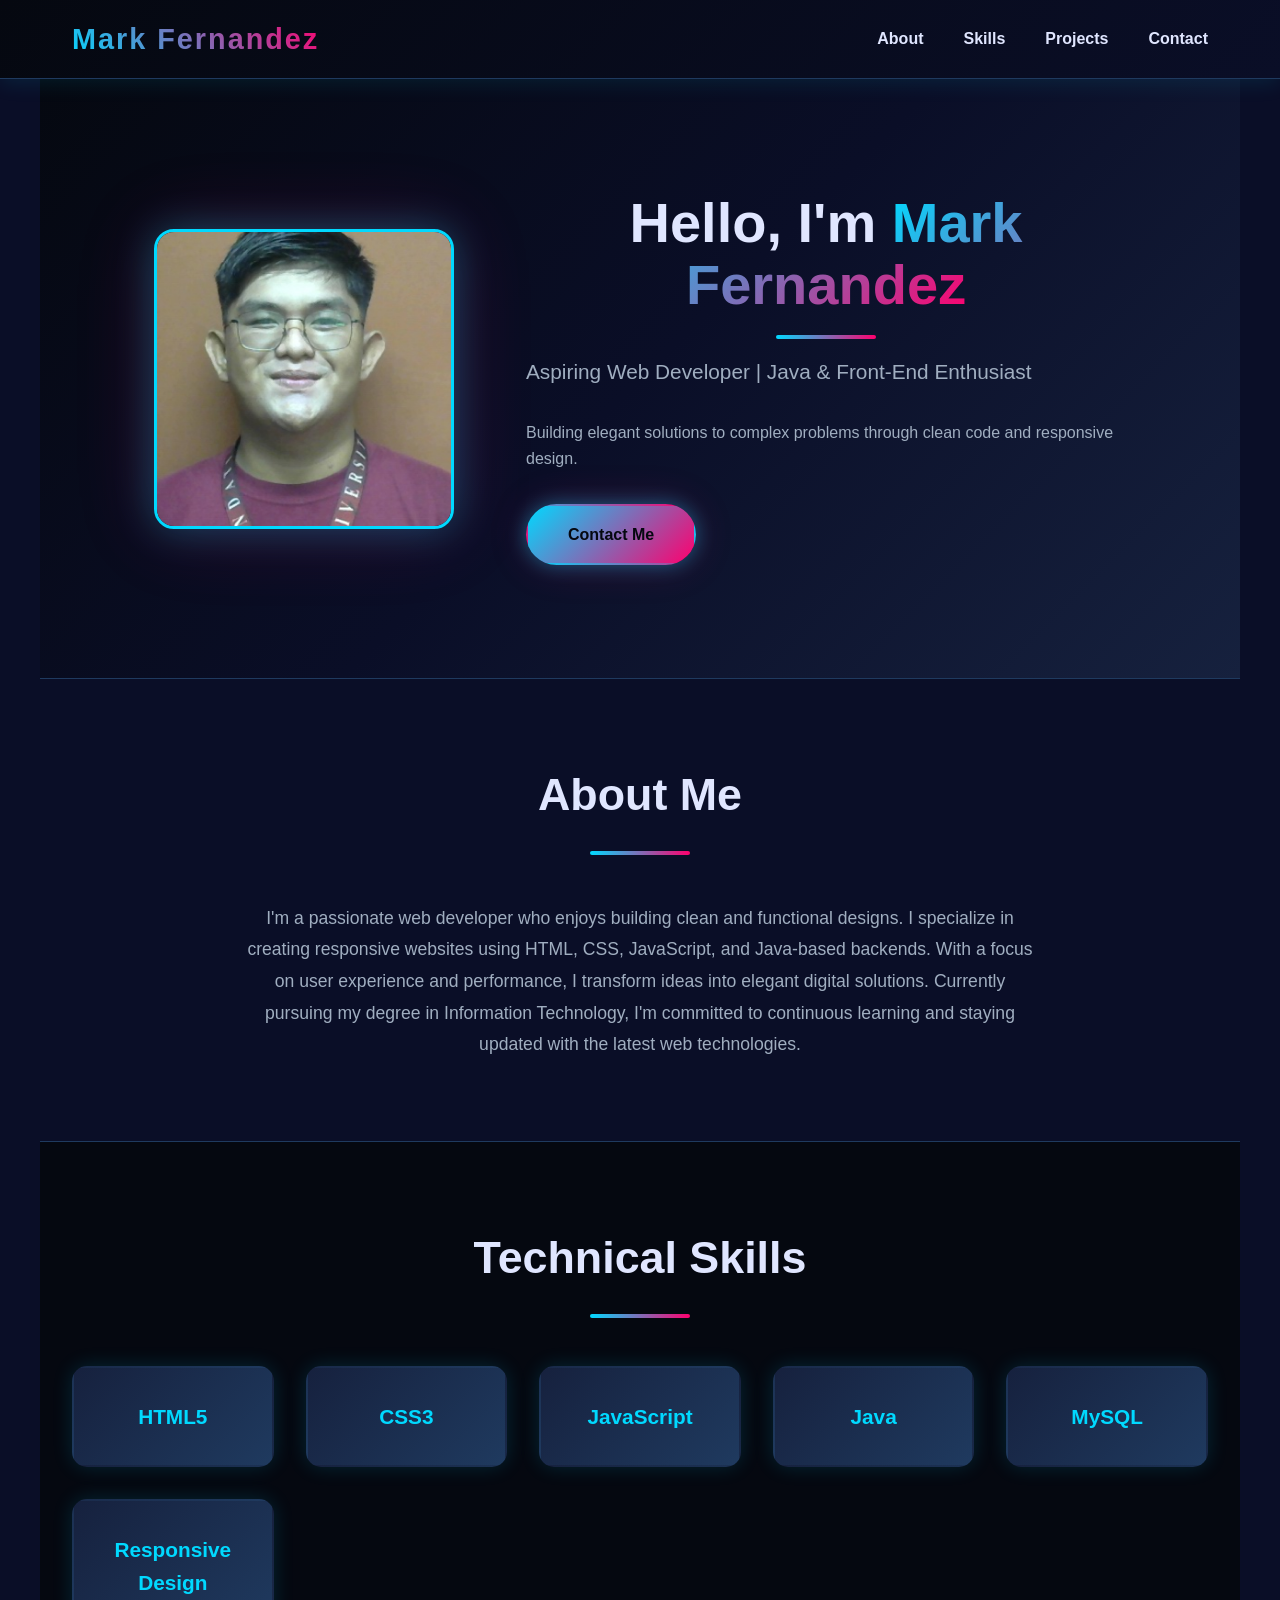
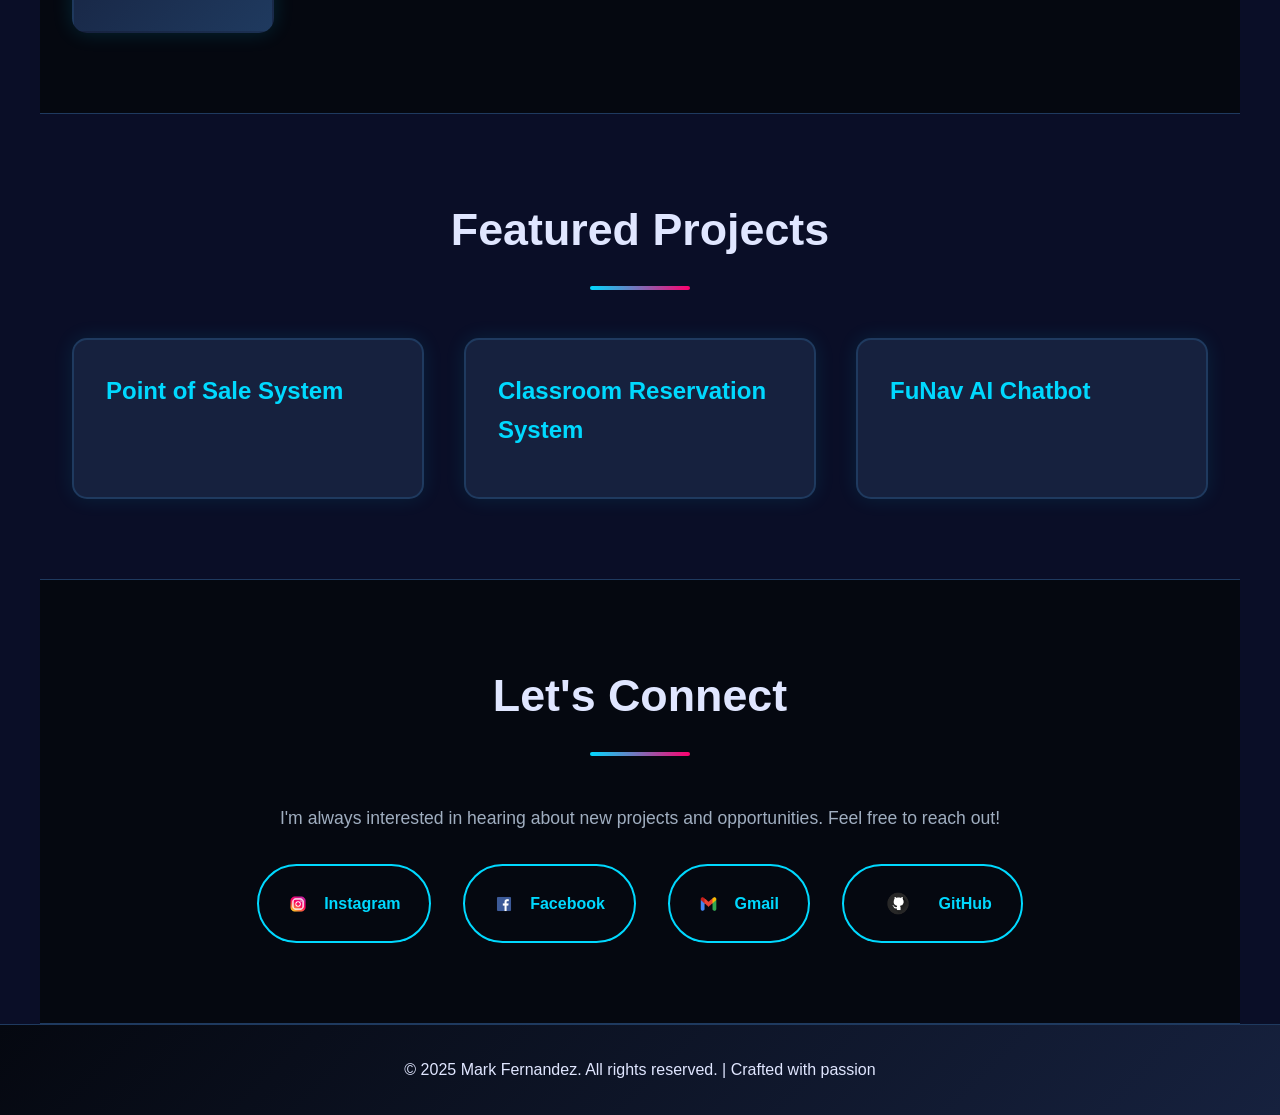
<file: index.html>
<!DOCTYPE html>
<html lang="en">

<head>
    <meta charset="UTF-8" />
    <meta name="viewport" content="width=device-width, initial-scale=1.0" />
    <title>My Portfolio</title>
    <link rel="stylesheet" href="style.css" />
</head>

<body>
    <header>
        <nav>
            <h1 class="logo">Mark Fernandez</h1>
            <ul class="nav-links" id="navLinks">
                <li><a href="#about">About</a></li>
                <li><a href="#skills">Skills</a></li>
                <li><a href="#projects">Projects</a></li>
                <li><a href="#contact">Contact</a></li>
            </ul>
            <div class="menu-toggle" id="menuToggle">&#9776;</div>
        </nav>
    </header>

    <section class="hero">
        <img src="Profile/20230182.jpg" alt="Mark Fernandez" class="profile-photo" />
        <div class="hero-text">
            <h2>Hello, I'm <span>Mark Fernandez</span></h2>
            <p>Aspiring Web Developer | Java & Front-End Enthusiast</p>
            <p style="font-size: 1rem; margin-bottom: 2rem; color: var(--text-light);">Building elegant solutions to
                complex problems through clean code and responsive design.</p>
            <a href="#contact" class="btn">Contact Me</a>
        </div>
    </section>

    <section id="about" class="about">
        <h2>About Me</h2>
        <p>
            I'm a passionate web developer who enjoys building clean and functional designs. I specialize in creating
            responsive websites using HTML, CSS, JavaScript, and Java-based backends. With a focus on user experience
            and performance, I transform ideas into elegant digital solutions. Currently pursuing my degree in
            Information Technology, I'm committed to continuous learning and staying updated with the latest web
            technologies.
        </p>
    </section>

    <section id="skills" class="skills">
        <h2>Technical Skills</h2>
        <div class="skill-list">
            <div class="skill"> HTML5</div>
            <div class="skill"> CSS3</div>
            <div class="skill"> JavaScript</div>
            <div class="skill"> Java</div>
            <div class="skill"> MySQL</div>
            <div class="skill"> Responsive Design</div>
        </div>
    </section>

    <section id="projects" class="projects">
        <h2>Featured Projects</h2>
        <div class="project-grid">
            <div class="project-card">
                <h3>Point of Sale System</h3>
               
            </div>
            <div class="project-card">
                <h3>Classroom Reservation System</h3>
                
            </div>
            <div class="project-card">
                <h3>FuNav AI Chatbot</h3>
                
            </div>
        </div>
    </section>
    

<section id="contact" class="contact">
    <h2>Let's Connect</h2>
    <p>I'm always interested in hearing about new projects and opportunities. Feel free to reach out!</p>
    <div class="contact-links">
        <a href="https://www.instagram.com/markjosephfernandez33/" class="contact-btn">
            <img src="Socmed logo/instagram.png" alt="Instagram">Instagram
        </a>
        <a href="https://www.facebook.com/markmiro.fernandez" class="contact-btn">
            <img src="Socmed logo/Facebook.png" alt="Facebook">Facebook
        </a>
        <a href="https://mail.google.com/mail/u/0/?fs=1&to=markjoseph.fernandez@foundationu.com&su=Project+Inquiry&body=Hi+Mark,%0D%0A%0D%0AI+saw+your+portfolio+and+would+like+to+discuss+a+project...&tf=cm" class="contact-btn">
            <img src="Socmed logo/Gmail.png" alt="Gmail">Gmail
        </a>
        <a href="https://github.com/MarkJosephFernandez" class="contact-btn">
            <img src="Socmed logo/Github.png" alt="GitHub" class="Github">GitHub
        </a>
    </div>
</section>

    <footer>
        <p>© 2025 Mark Fernandez. All rights reserved. | Crafted with passion</p>
    </footer>
    <script src="script.js"></script>
</body>

</html>
</file>
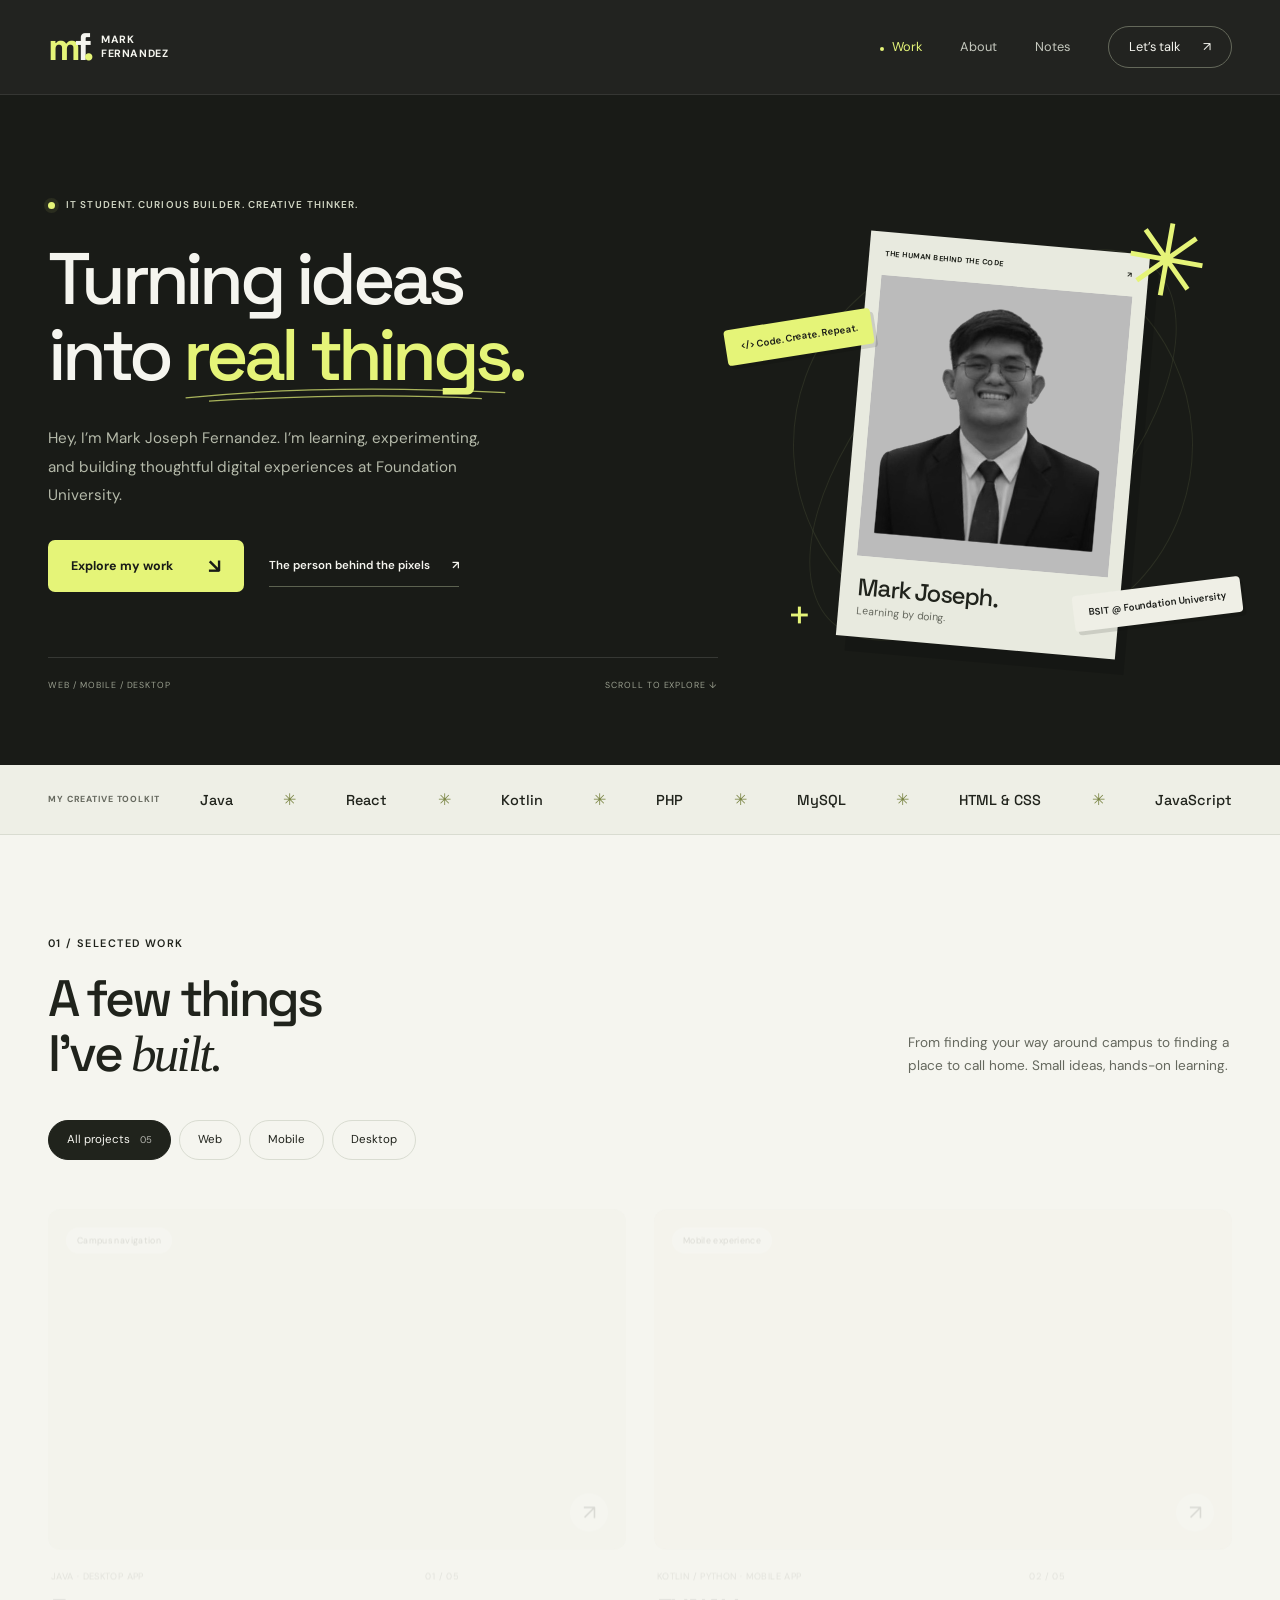
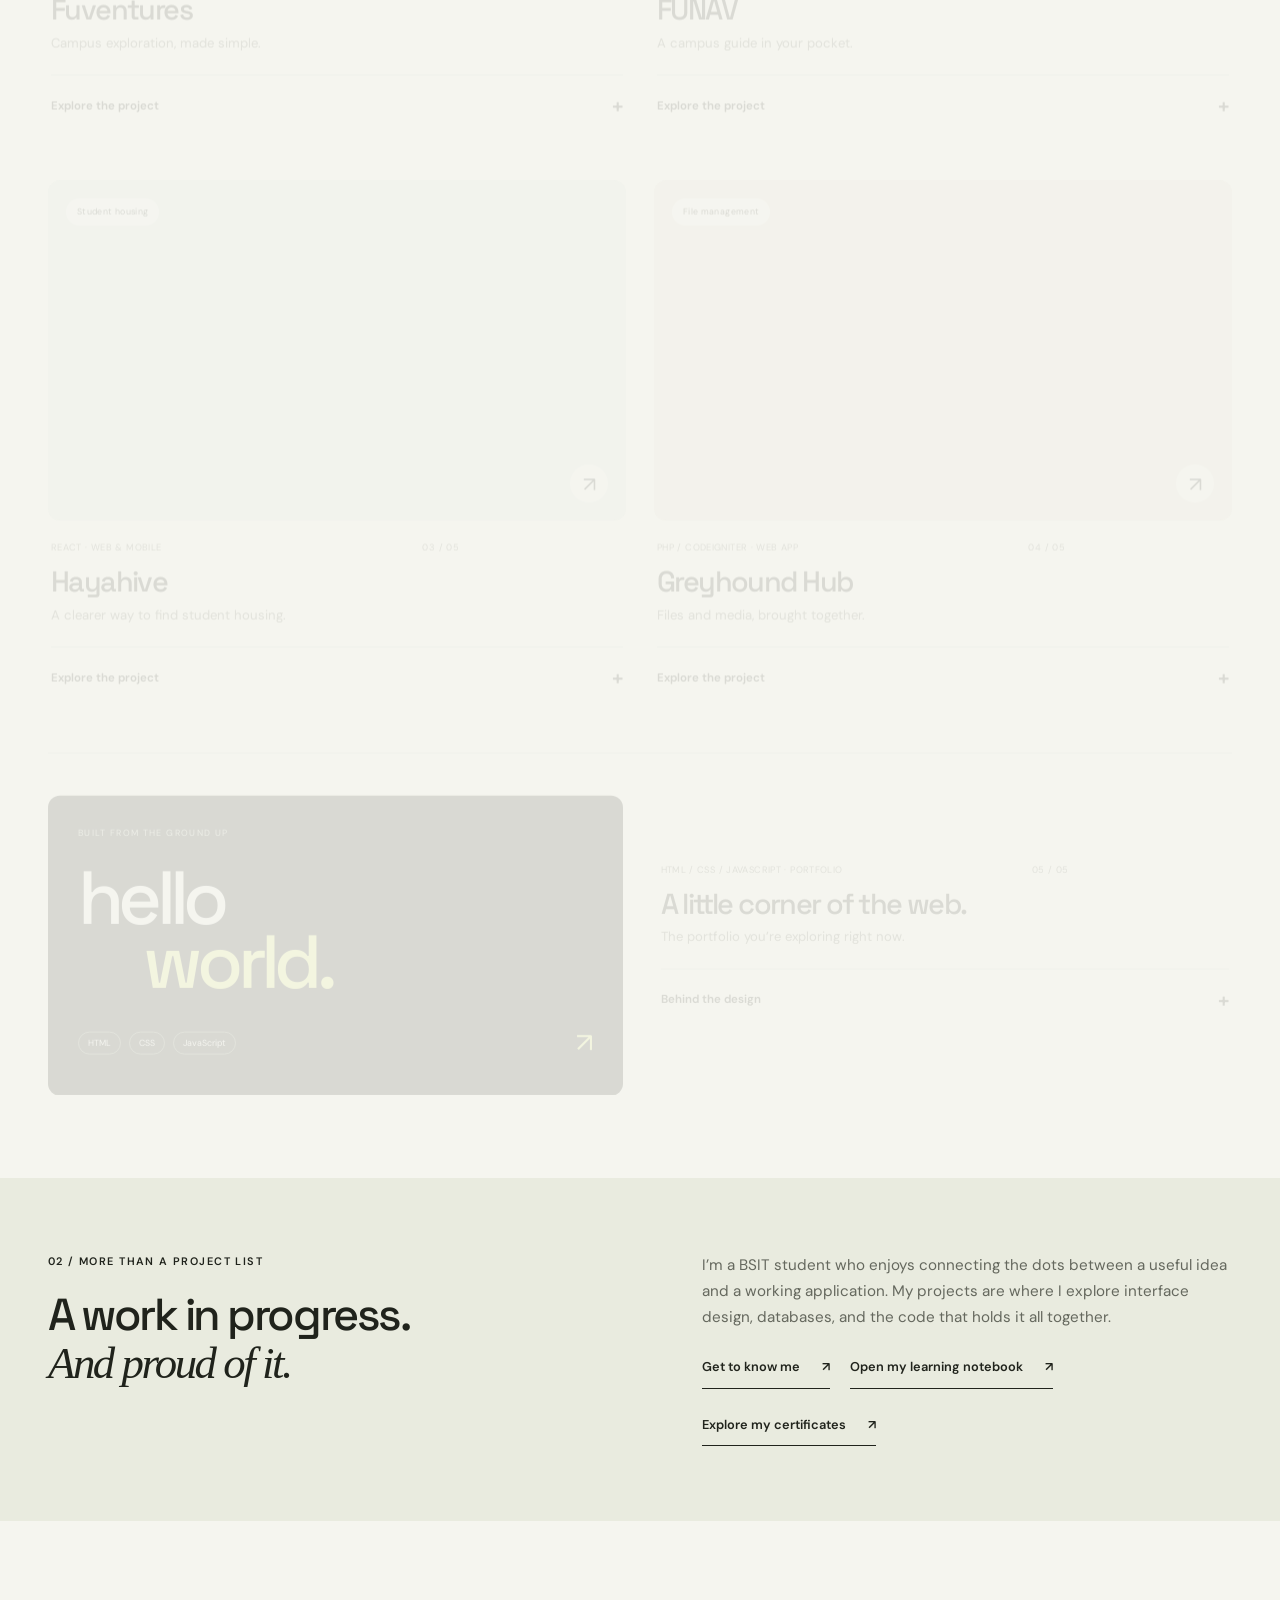
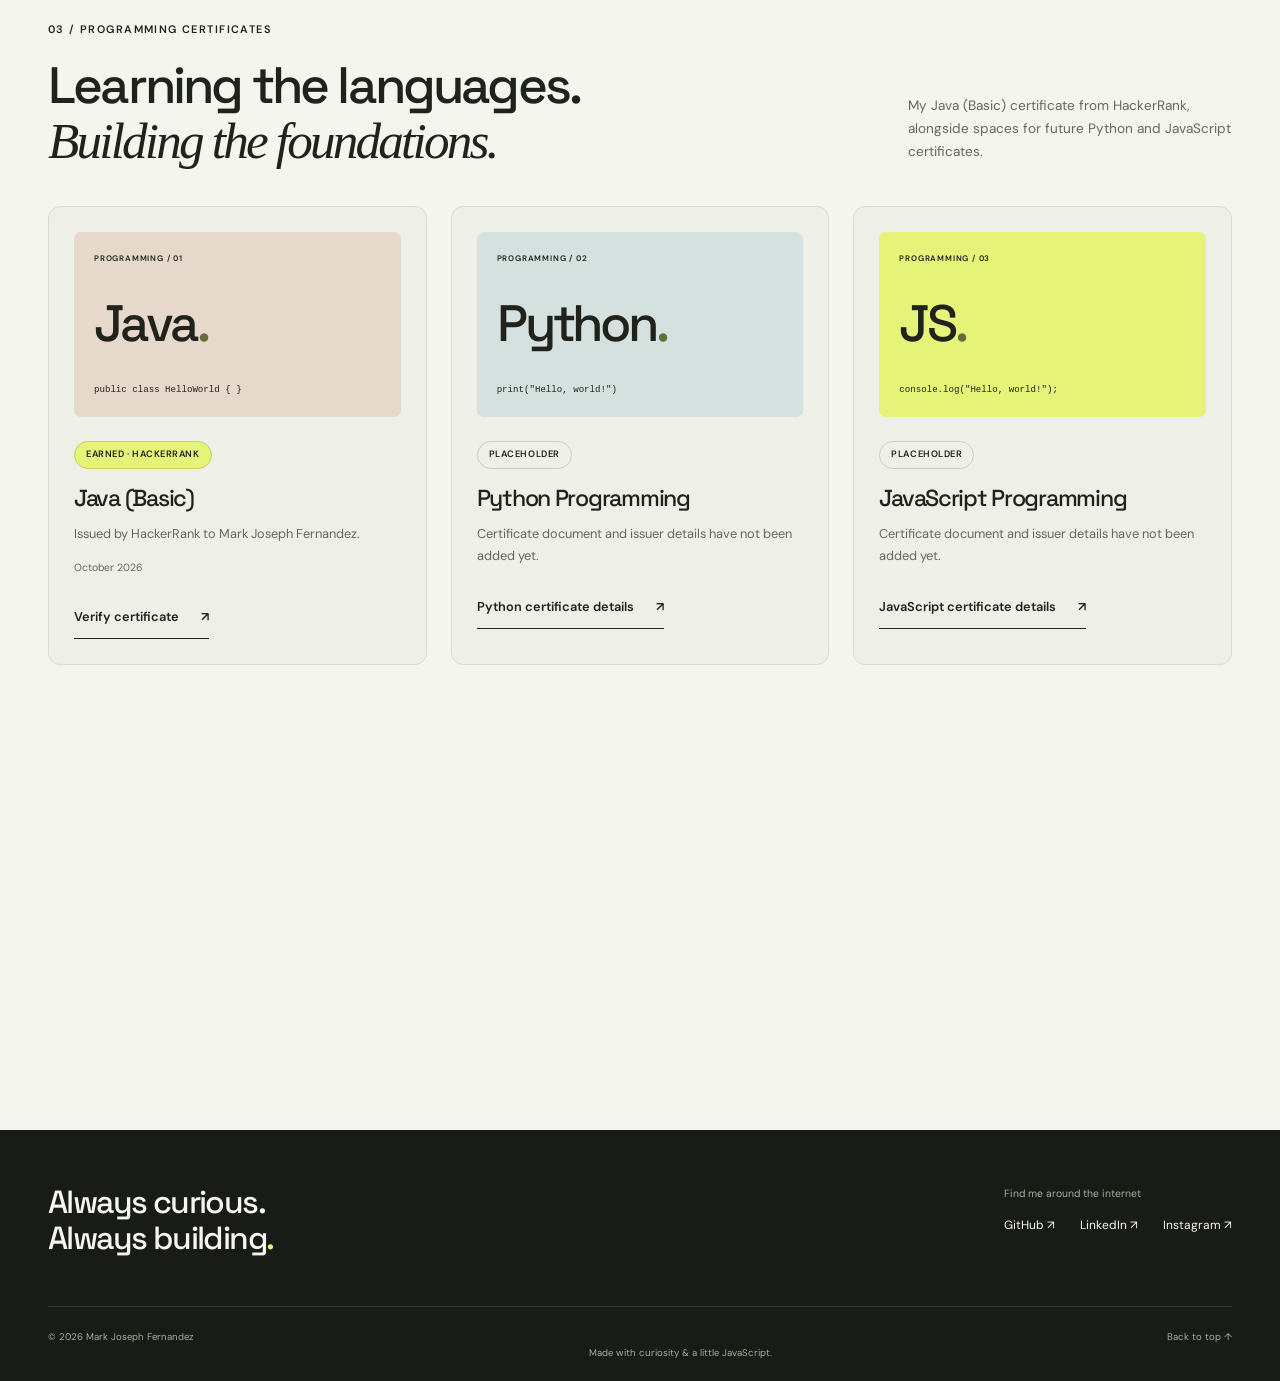
<file: Downloads/Mark Joseph Fernandez Finals/My Final Portfolio/index.html>
<!DOCTYPE html>
<html lang="en">
  <head>
    <meta charset="UTF-8">
    <meta name="viewport" content="width=device-width, initial-scale=1">
    <meta http-equiv="refresh" content="0; url=portfolio/Home.html">
    <title>Mark Joseph Fernandez — Portfolio</title>
    <link rel="canonical" href="portfolio/Home.html">
  </head>
  <body>
    <p>
      <a href="portfolio/Home.html">Explore Mark Joseph Fernandez’s portfolio →</a>
    </p>
  </body>
</html>
</file>
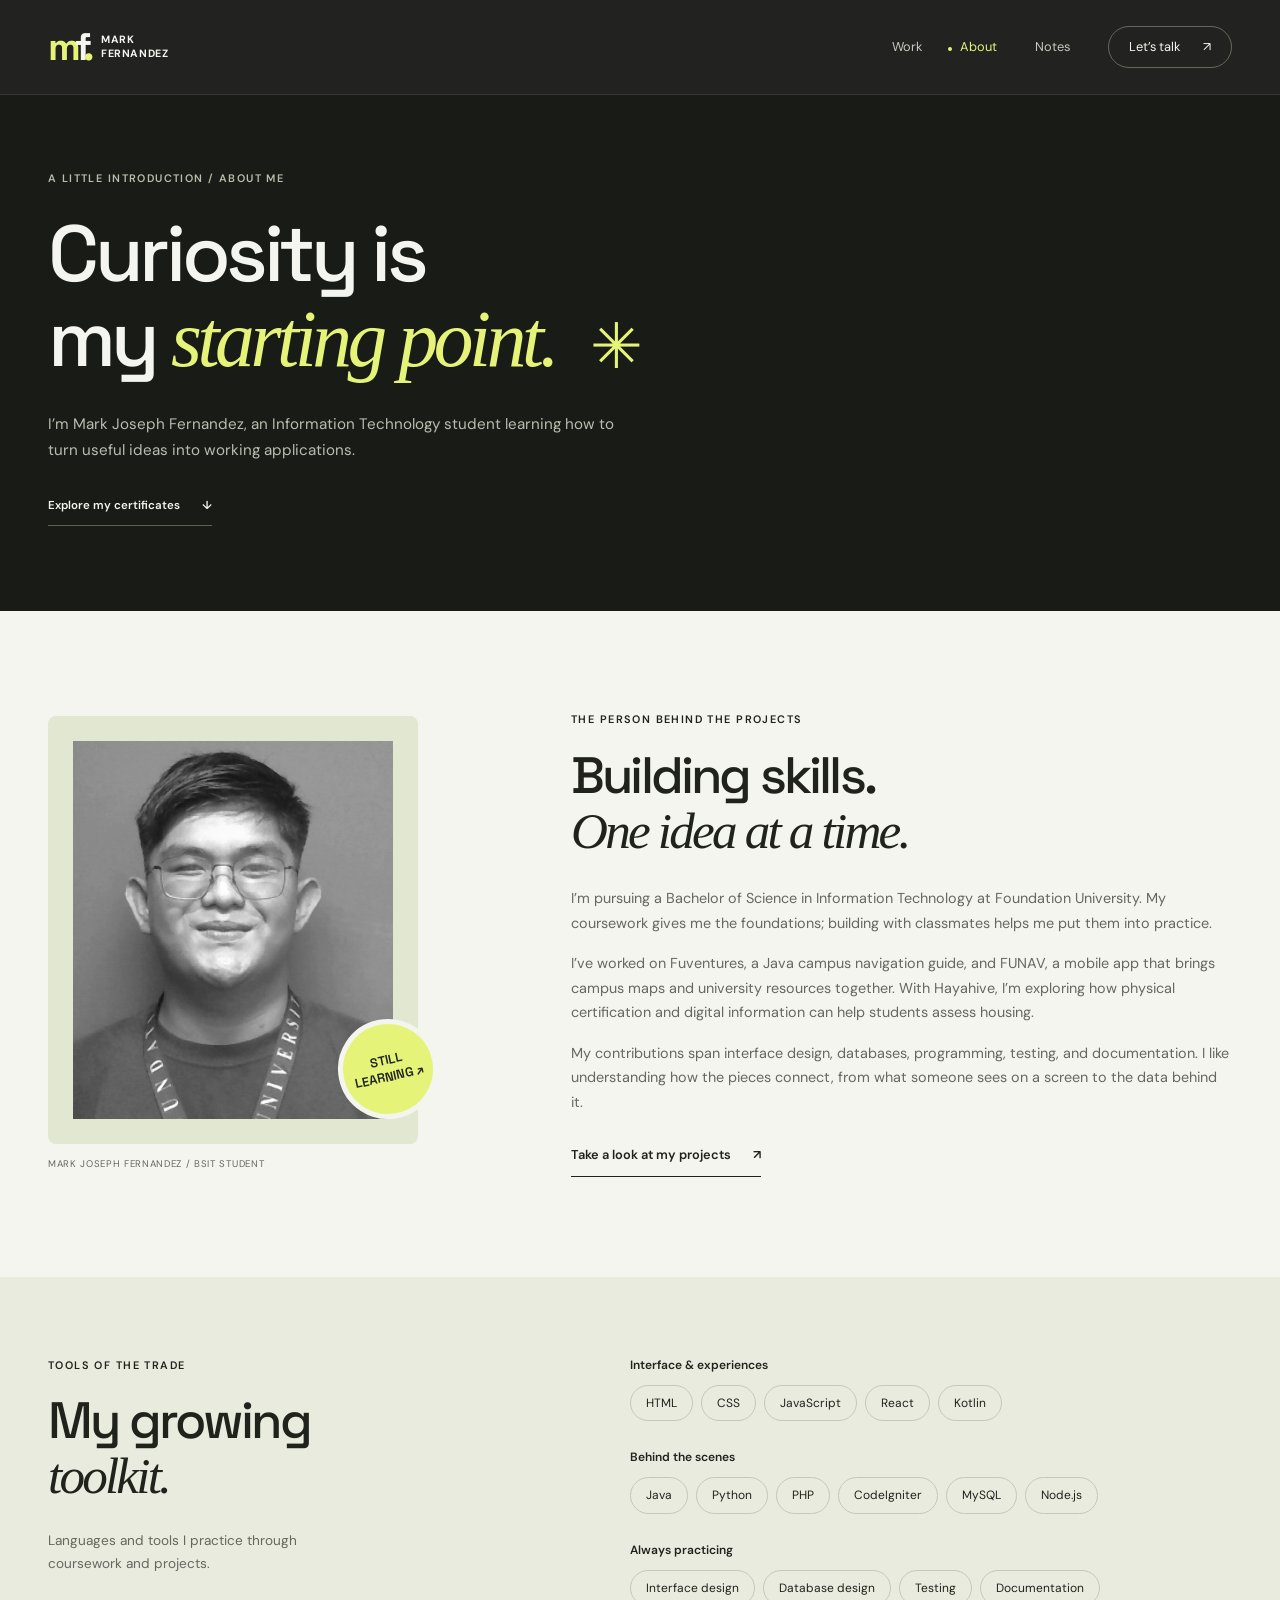
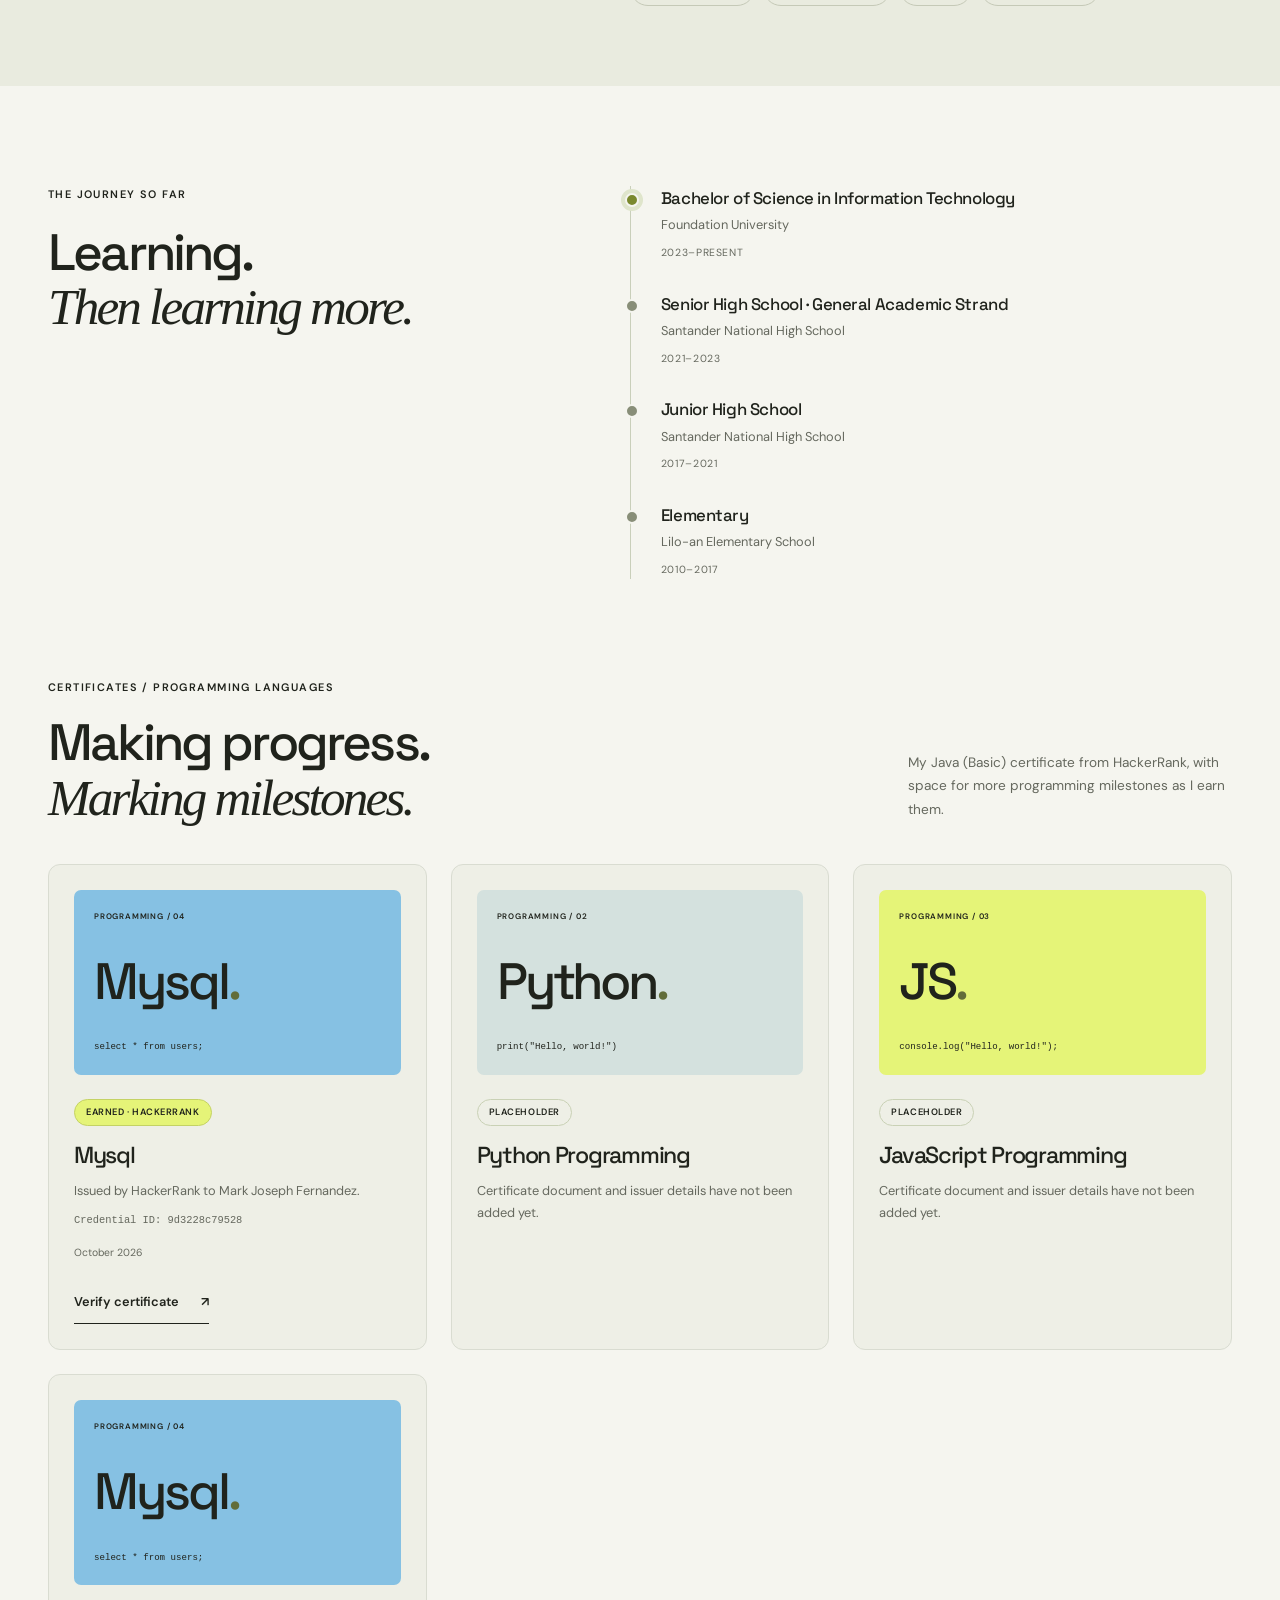
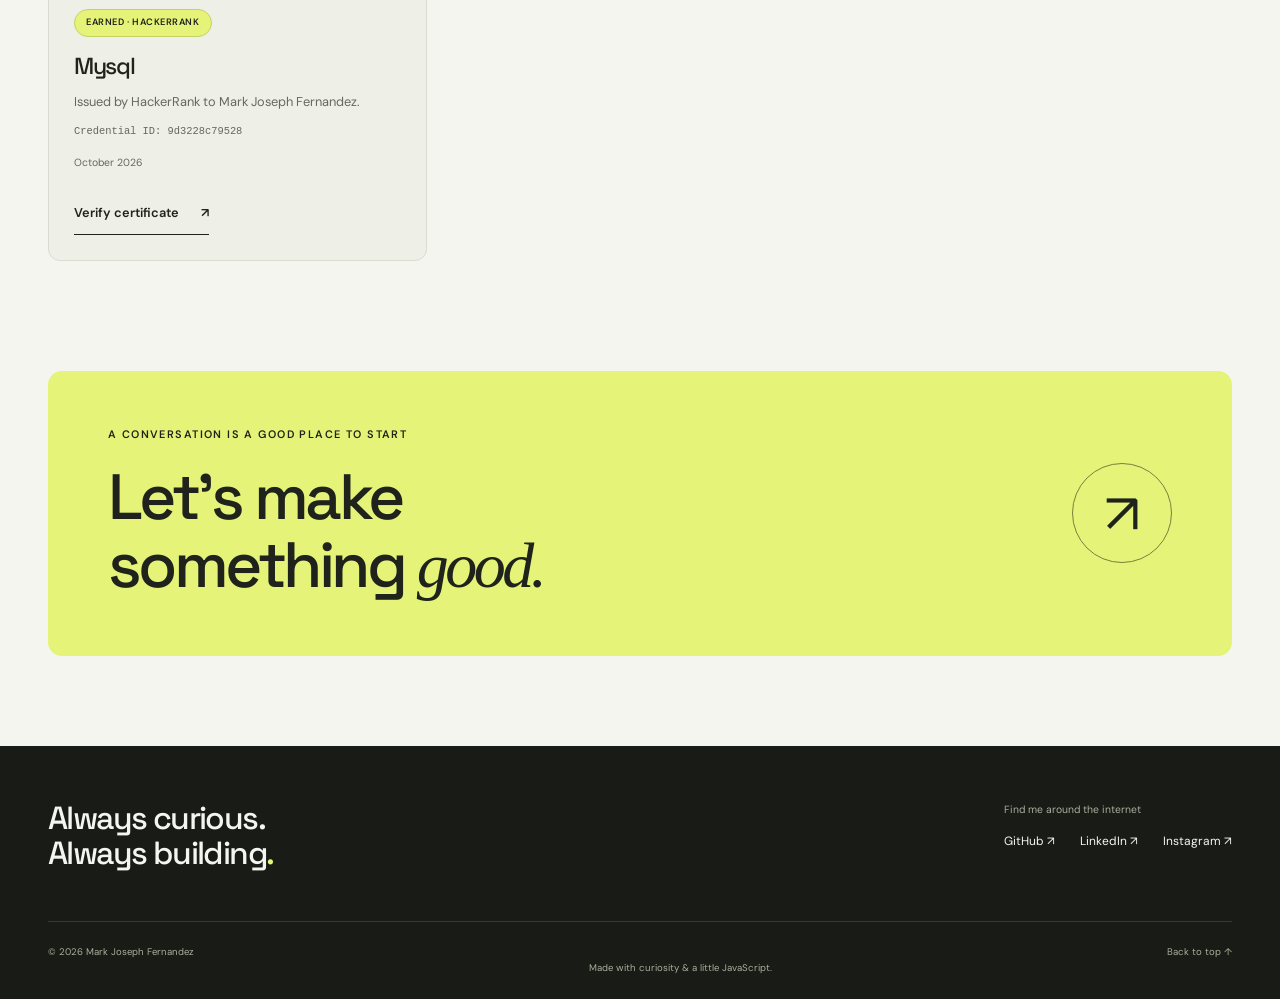
<file: Downloads/Mark Joseph Fernandez Finals/My Final Portfolio/portfolio/about.html>
<!DOCTYPE html>
<html lang="en" id="top">
  <head>
    <meta charset="UTF-8">
    <meta name="viewport" content="width=device-width, initial-scale=1">
    <meta name="description" content="Meet Mark Joseph Fernandez and explore his education, projects, and growing development toolkit.">
    <meta name="theme-color" content="#191b17">
    <title>About — Mark Joseph Fernandez</title>
    <link rel="icon" href="../images/favicon.svg" type="image/svg+xml">
    <link rel="preconnect" href="https://fonts.googleapis.com">
    <link rel="preconnect" href="https://fonts.gstatic.com" crossorigin>
    <link href="https://fonts.googleapis.com/css2?family=DM+Sans:wght@400;500;600;700&family=Space+Grotesk:wght@400;500;600;700&display=swap" rel="stylesheet">
    <link rel="stylesheet" href="../css/style.css">
    <script src="../script/script.js" defer>
    </script>
  </head>
  <body class="page-about">
    <a class="skip-link" href="#main">Skip to content</a>
    <header class="site-header">
      <nav class="site-nav wrap" aria-label="Main navigation">
        <a class="wordmark" href="Home.html" aria-label="Mark Fernandez home"><span class="brand-icon" aria-hidden="true">m<span>f</span>.</span><span>MARK<br>FERNANDEZ</span></a>
        <button class="menu-toggle" type="button" aria-expanded="true" aria-controls="primary-navigation" hidden>
          Menu <span aria-hidden="true">☰</span>
        </button>
        <ul class="nav-links" id="primary-navigation">
          <li>
            <a href="Home.html">Work</a>
          </li>
          <li>
            <a href="about.html" aria-current="page">About</a>
          </li>
          <li>
            <a href="blog.html">Notes</a>
          </li>
          <li>
            <a href="contact.html">Let’s talk <span aria-hidden="true">↗</span></a>
          </li>
        </ul>
      </nav>
    </header>
    <main id="main" tabindex="-1">
      <section class="page-hero">
        <div class="wrap">
          <p class="eyebrow">
            A little introduction / About me
          </p>
          <h1>
            Curiosity is<br>my <em>starting point.</em><span class="accent">✳</span>
          </h1>
          <p>
            I’m Mark Joseph Fernandez, an Information Technology student learning how to turn useful ideas into working applications.
          </p>
          <a class="text-link light about-certificates-link" href="#certificates">Explore my certificates <span aria-hidden="true">↓</span></a>
        </div>
      </section>
      <section class="wrap about-layout section-space">
        <figure class="about-portrait">
          <div>
            <img src="../images/20230182.jpg" alt="Mark Joseph Fernandez" width="320" height="378"><span class="portrait-sticker" aria-hidden="true">STILL<br>LEARNING ↗</span>
          </div>
          <figcaption>
            Mark Joseph Fernandez / BSIT student
          </figcaption>
        </figure>
        <div class="about-story">
          <p class="eyebrow">
            The person behind the projects
          </p>
          <h2>
            Building skills.<br><em>One idea at a time.</em>
          </h2>
          <p>
            I’m pursuing a Bachelor of Science in Information Technology at Foundation University. My coursework gives me the foundations; building with classmates helps me put them into practice.
          </p>
          <p>
            I’ve worked on Fuventures, a Java campus navigation guide, and FUNAV, a mobile app that brings campus maps and university resources together. With Hayahive, I’m exploring how physical certification and digital information can help students assess housing.
          </p>
          <p>
            My contributions span interface design, databases, programming, testing, and documentation. I like understanding how the pieces connect, from what someone sees on a screen to the data behind it.
          </p>
          <a class="text-link" href="Home.html#selected-work">Take a look at my projects <span aria-hidden="true">↗</span></a>
        </div>
      </section>
      <section class="toolkit-section">
        <div class="wrap toolkit-grid">
          <div>
            <p class="eyebrow">
              Tools of the trade
            </p>
            <h2>
              My growing<br><em>toolkit.</em>
            </h2>
            <p>
              Languages and tools I practice through coursework and projects.
            </p>
          </div>
          <div class="toolkit-groups">
            <div>
              <h3>
                Interface &amp; experiences
              </h3>
              <div class="skill-tags">
                <span>HTML</span><span>CSS</span><span>JavaScript</span><span>React</span><span>Kotlin</span>
              </div>
            </div>
            <div>
              <h3>
                Behind the scenes
              </h3>
              <div class="skill-tags">
                <span>Java</span><span>Python</span><span>PHP</span><span>CodeIgniter</span><span>MySQL</span><span>Node.js</span>
              </div>
            </div>
            <div>
              <h3>
                Always practicing
              </h3>
              <div class="skill-tags">
                <span>Interface design</span><span>Database design</span><span>Testing</span><span>Documentation</span>
              </div>
            </div>
          </div>
        </div>
      </section>
      <section class="wrap education-section section-space">
        <div>
          <p class="eyebrow">
            The journey so far
          </p>
          <h2>
            Learning.<br><em>Then learning more.</em>
          </h2>
        </div>
        <ol class="education-list">
          <li>
            <h3>
              Bachelor of Science in Information Technology
            </h3>
            <p>
              Foundation University
            </p>
            <p class="period">
              2023–Present
            </p>
          </li>
          <li>
            <h3>
              Senior High School · General Academic Strand
            </h3>
            <p>
              Santander National High School
            </p>
            <p class="period">
              2021–2023
            </p>
          </li>
          <li>
            <h3>
              Junior High School
            </h3>
            <p>
              Santander National High School
            </p>
            <p class="period">
              2017–2021
            </p>
          </li>
          <li>
            <h3>
              Elementary
            </h3>
            <p>
              Lilo-an Elementary School
            </p>
            <p class="period">
              2010–2017
            </p>
          </li>
        </ol>
      </section>
      <section class="certificates-section wrap" id="certificates" aria-labelledby="certificates-title">
        <div class="section-heading">
          <div>
            <p class="eyebrow">Certificates / Programming languages</p>
            <h2 id="certificates-title">Making progress.<br><em>Marking milestones.</em></h2>
          </div>
          <p>My Java (Basic) certificate from HackerRank, with space for more programming milestones as I earn them.</p>
        </div>
        <!-- Replace each placeholder with an earned certificate when its document is available.
             See ../certificates/README.md for the card markup and file instructions. -->
        <div class="certificate-grid">
          <article class="certificate-card certificate-earned" id="mysql-certificate-preview" aria-labelledby="mysql-certificate-title">
            <div class="certificate-art certificate-art-mysql" aria-hidden="true">
              <span class="certificate-art-label">PROGRAMMING / 04</span>
              <strong>Mysql<span>.</span></strong>
              <code>select * from users;</code>
            </div>
            <span class="certificate-status certificate-status-earned">Earned · HackerRank</span>
            <h3 id="mysql-certificate-title">Mysql</h3>
            <p>Issued by HackerRank to Mark Joseph Fernandez.</p>
            <p class="certificate-id">Credential ID: 9d3228c79528</p>
            <time datetime="2026-10">October 2026</time>
            <a class="text-link" href="https://www.hackerrank.com/certificates/9d3228c79528" target="_blank" rel="noopener noreferrer" aria-label="Verify Mysql certificate on HackerRank (opens in a new tab)">Verify certificate <span aria-hidden="true">↗</span></a>
          </article>
          <article class="certificate-card certificate-placeholder" aria-labelledby="python-certificate-title">
            <div class="certificate-art certificate-art-python" aria-hidden="true">
              <span class="certificate-art-label">PROGRAMMING / 02</span>
              <strong>Python<span>.</span></strong>
              <code>print("Hello, world!")</code>
            </div>
            <span class="certificate-status">Placeholder</span>
            <h3 id="python-certificate-title">Python Programming</h3>
            <p>Certificate document and issuer details have not been added yet.</p>
          </article>
          <article class="certificate-card certificate-placeholder" aria-labelledby="javascript-certificate-title">
            <div class="certificate-art certificate-art-js" aria-hidden="true">
              <span class="certificate-art-label">PROGRAMMING / 03</span>
              <strong>JS<span>.</span></strong>
              <code>console.log("Hello, world!");</code>
            </div>
            <span class="certificate-status">Placeholder</span>
            <h3 id="javascript-certificate-title">JavaScript Programming</h3>
            <p>Certificate document and issuer details have not been added yet.</p>
          </article>
          <article class="certificate-card certificate-earned" id="mysql-certificate-preview"
            aria-labelledby="mysql-certificate-title">
            <div class="certificate-art certificate-art-mysql" aria-hidden="true">
              <span class="certificate-art-label">PROGRAMMING / 04</span>
              <strong>Mysql<span>.</span></strong>
              <code>select * from users;</code>
            </div>
            <span class="certificate-status certificate-status-earned">Earned · HackerRank</span>
            <h3 id="mysql-certificate-title">Mysql</h3>
            <p>Issued by HackerRank to Mark Joseph Fernandez.</p>
            <p class="certificate-id">Credential ID: 9d3228c79528</p>
            <time datetime="2026-10">October 2026</time>
            <a class="text-link" href="https://www.hackerrank.com/certificates/9d3228c79528" target="_blank"
              rel="noopener noreferrer" aria-label="Verify Mysql certificate on HackerRank (opens in a new tab)">Verify
              certificate <span aria-hidden="true">↗</span></a>
          </article>
        </div>
      </section>
      <section class="contact-banner wrap" aria-labelledby="cta-title">
        <div>
          <p class="eyebrow">
            A conversation is a good place to start
          </p>
          <h2 id="cta-title">
            Let’s make<br>something <em>good.</em>
          </h2>
        </div>
        <a class="round-link" href="contact.html" aria-label="Let’s talk about a project">↗</a>
      </section>
    </main>
    <footer class="site-footer">
      <div class="wrap footer-top">
        <a class="footer-wordmark" href="Home.html">Always curious.<br>Always building<span>.</span></a>
        <div>
          <p>
            Find me around the internet
          </p>
          <div class="footer-socials">
            <a href="https://github.com/MarkJosephFernandez">GitHub ↗</a><a href="https://www.linkedin.com/in/markjoseph-fernandez-720068390/">LinkedIn ↗</a><a href="https://www.instagram.com/markjosephfernandez33/">Instagram ↗</a>
          </div>
        </div>
      </div>
      <div class="wrap footer-bottom">
        <p>
          © <span data-year>2026</span> Mark Joseph Fernandez
        </p>
        <p>
          Made with curiosity &amp; a little JavaScript.
        </p>
        <a href="#top">Back to top ↑</a>
      </div>
    </footer>
  </body>
</html>
</file>
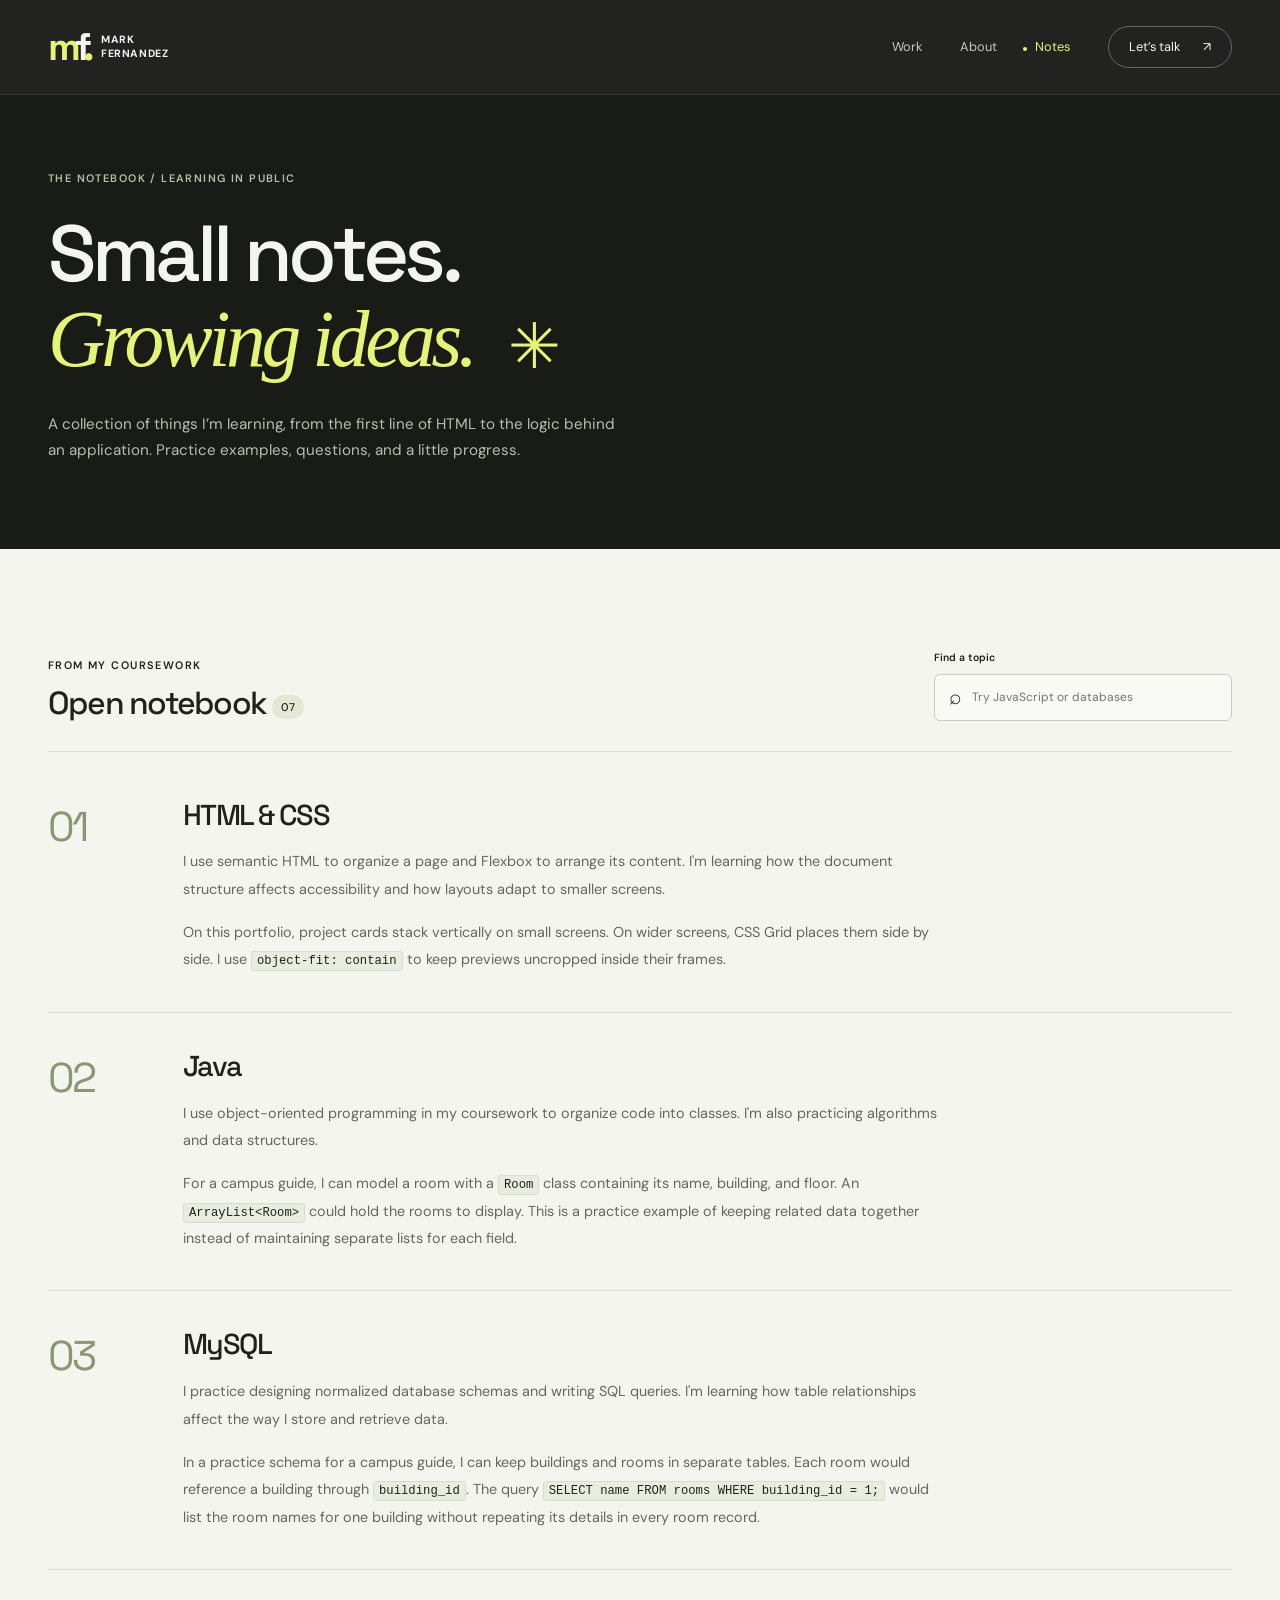
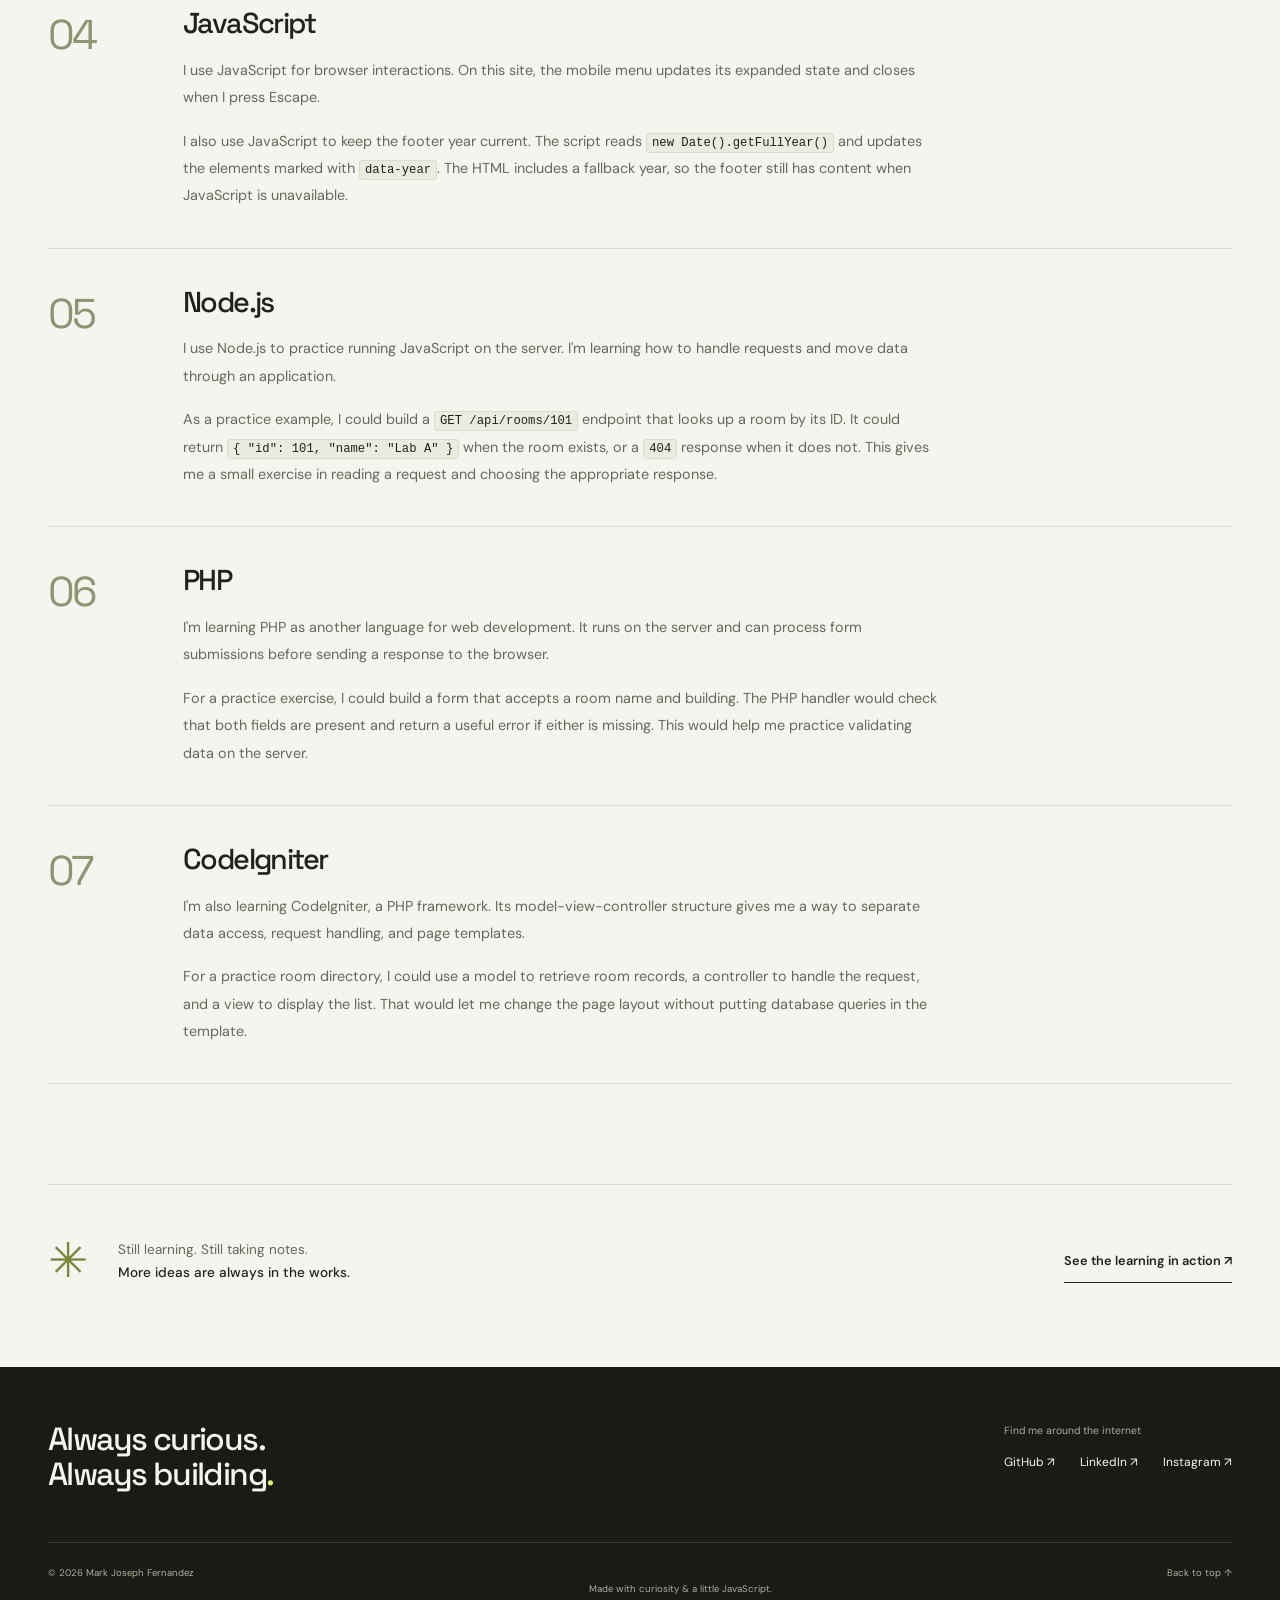
<file: Downloads/Mark Joseph Fernandez Finals/My Final Portfolio/portfolio/blog.html>
<!DOCTYPE html>
<html lang="en" id="top">
  <head>
    <meta charset="UTF-8">
    <meta name="viewport" content="width=device-width, initial-scale=1">
    <meta name="description" content="Notes on HTML, CSS, Java, MySQL, JavaScript, Node.js, PHP, and CodeIgniter from Mark Joseph Fernandez.">
    <meta name="theme-color" content="#191b17">
    <title>Learning notes — Mark Joseph Fernandez</title>
    <link rel="icon" href="../images/favicon.svg" type="image/svg+xml">
    <link rel="preconnect" href="https://fonts.googleapis.com">
    <link rel="preconnect" href="https://fonts.gstatic.com" crossorigin>
    <link href="https://fonts.googleapis.com/css2?family=DM+Sans:wght@400;500;600;700&family=Space+Grotesk:wght@400;500;600;700&display=swap" rel="stylesheet">
    <link rel="stylesheet" href="../css/style.css">
    <script src="../script/script.js" defer>
    </script>
  </head>
  <body class="page-blog">
    <a class="skip-link" href="#main">Skip to content</a>
    <header class="site-header">
      <nav class="site-nav wrap" aria-label="Main navigation">
        <a class="wordmark" href="Home.html" aria-label="Mark Fernandez home"><span class="brand-icon" aria-hidden="true">m<span>f</span>.</span><span>MARK<br>FERNANDEZ</span></a>
        <button class="menu-toggle" type="button" aria-expanded="true" aria-controls="primary-navigation" hidden>
          Menu <span aria-hidden="true">☰</span>
        </button>
        <ul class="nav-links" id="primary-navigation">
          <li>
            <a href="Home.html">Work</a>
          </li>
          <li>
            <a href="about.html">About</a>
          </li>
          <li>
            <a href="blog.html" aria-current="page">Notes</a>
          </li>
          <li>
            <a href="contact.html">Let’s talk <span aria-hidden="true">↗</span></a>
          </li>
        </ul>
      </nav>
    </header>
    <main id="main" tabindex="-1">
      <section class="page-hero">
        <div class="wrap">
          <p class="eyebrow">
            The notebook / Learning in public
          </p>
          <h1>
            Small notes.<br><em>Growing ideas.</em><span class="accent">✳</span>
          </h1>
          <p>
            A collection of things I’m learning, from the first line of HTML to the logic behind an application. Practice examples, questions, and a little progress.
          </p>
        </div>
      </section>
      <section class="wrap notes-section section-space" aria-labelledby="notes-heading">
        <div class="notes-toolbar">
          <div>
            <p class="eyebrow">
              From my coursework
            </p>
            <h2 id="notes-heading">
              Open notebook <span>07</span>
            </h2>
          </div>
          <div class="notes-search" hidden>
            <label for="note-search">Find a topic</label>
            <div>
              <span aria-hidden="true">⌕</span><input type="search" id="note-search" placeholder="Try JavaScript or databases" autocomplete="off">
            </div>
          </div>
        </div>
        <p class="search-status" aria-live="polite" data-search-status>
        </p>
        <div class="reading-list">
          <article class="reading-entry" aria-labelledby="note-1">
            <p class="entry-index" aria-hidden="true">
              01
            </p>
            <div>
              <h2 id="note-1">
                HTML &amp; CSS
              </h2>
              <p>
                I use semantic HTML to organize a page and Flexbox to arrange its content. I'm learning how the document structure affects accessibility and how layouts adapt to smaller screens.
              </p>
              <p>
                On this portfolio, project cards stack vertically on small screens. On wider screens, CSS Grid places them side by side. I use <code>object-fit: contain</code> to keep previews uncropped inside their frames.
              </p>
            </div>
          </article>
          <article class="reading-entry" aria-labelledby="note-2">
            <p class="entry-index" aria-hidden="true">
              02
            </p>
            <div>
              <h2 id="note-2">
                Java
              </h2>
              <p>
                I use object-oriented programming in my coursework to organize code into classes. I'm also practicing algorithms and data structures.
              </p>
              <p>
                For a campus guide, I can model a room with a <code>Room</code> class containing its name, building, and floor. An <code>ArrayList&lt;Room&gt;</code> could hold the rooms to display. This is a practice example of keeping related data together instead of maintaining separate lists for each field.
              </p>
            </div>
          </article>
          <article class="reading-entry" aria-labelledby="note-3">
            <p class="entry-index" aria-hidden="true">
              03
            </p>
            <div>
              <h2 id="note-3">
                MySQL
              </h2>
              <p>
                I practice designing normalized database schemas and writing SQL queries. I'm learning how table relationships affect the way I store and retrieve data.
              </p>
              <p>
                In a practice schema for a campus guide, I can keep buildings and rooms in separate tables. Each room would reference a building through <code>building_id</code>. The query <code>SELECT name FROM rooms WHERE building_id = 1;</code> would list the room names for one building without repeating its details in every room record.
              </p>
            </div>
          </article>
          <article class="reading-entry" aria-labelledby="note-4">
            <p class="entry-index" aria-hidden="true">
              04
            </p>
            <div>
              <h2 id="note-4">
                JavaScript
              </h2>
              <p>
                I use JavaScript for browser interactions. On this site, the mobile menu updates its expanded state and closes when I press Escape.
              </p>
              <p>
                I also use JavaScript to keep the footer year current. The script reads <code>new Date().getFullYear()</code> and updates the elements marked with <code>data-year</code>. The HTML includes a fallback year, so the footer still has content when JavaScript is unavailable.
              </p>
            </div>
          </article>
          <article class="reading-entry" aria-labelledby="note-5">
            <p class="entry-index" aria-hidden="true">
              05
            </p>
            <div>
              <h2 id="note-5">
                Node.js
              </h2>
              <p>
                I use Node.js to practice running JavaScript on the server. I'm learning how to handle requests and move data through an application.
              </p>
              <p>
                As a practice example, I could build a <code>GET /api/rooms/101</code> endpoint that looks up a room by its ID. It could return <code>{ "id": 101, "name": "Lab A" }</code> when the room exists, or a <code>404</code> response when it does not. This gives me a small exercise in reading a request and choosing the appropriate response.
              </p>
            </div>
          </article>
          <article class="reading-entry" aria-labelledby="note-6">
            <p class="entry-index" aria-hidden="true">
              06
            </p>
            <div>
              <h2 id="note-6">
                PHP
              </h2>
              <p>
                I'm learning PHP as another language for web development. It runs on the server and can process form submissions before sending a response to the browser.
              </p>
              <p>
                For a practice exercise, I could build a form that accepts a room name and building. The PHP handler would check that both fields are present and return a useful error if either is missing. This would help me practice validating data on the server.
              </p>
            </div>
          </article>
          <article class="reading-entry" aria-labelledby="note-7">
            <p class="entry-index" aria-hidden="true">
              07
            </p>
            <div>
              <h2 id="note-7">
                CodeIgniter
              </h2>
              <p>
                I'm also learning CodeIgniter, a PHP framework. Its model-view-controller structure gives me a way to separate data access, request handling, and page templates.
              </p>
              <p>
                For a practice room directory, I could use a model to retrieve room records, a controller to handle the request, and a view to display the list. That would let me change the page layout without putting database queries in the template.
              </p>
            </div>
          </article>
        </div>
        <p class="empty-state" hidden>
          No notes found. Try a language, tool, or a different keyword.
        </p>
      </section>
      <section class="notebook-end wrap">
        <span aria-hidden="true">✳</span>
        <p>
          Still learning. Still taking notes.<br><strong>More ideas are always in the works.</strong>
        </p>
        <a class="text-link" href="Home.html#selected-work">See the learning in action ↗</a>
      </section>
    </main>
    <footer class="site-footer">
      <div class="wrap footer-top">
        <a class="footer-wordmark" href="Home.html">Always curious.<br>Always building<span>.</span></a>
        <div>
          <p>
            Find me around the internet
          </p>
          <div class="footer-socials">
            <a href="https://github.com/MarkJosephFernandez">GitHub ↗</a><a href="https://www.linkedin.com/in/markjoseph-fernandez-720068390/">LinkedIn ↗</a><a href="https://www.instagram.com/markjosephfernandez33/">Instagram ↗</a>
          </div>
        </div>
      </div>
      <div class="wrap footer-bottom">
        <p>
          © <span data-year>2026</span> Mark Joseph Fernandez
        </p>
        <p>
          Made with curiosity &amp; a little JavaScript.
        </p>
        <a href="#top">Back to top ↑</a>
      </div>
    </footer>
  </body>
</html>
</file>
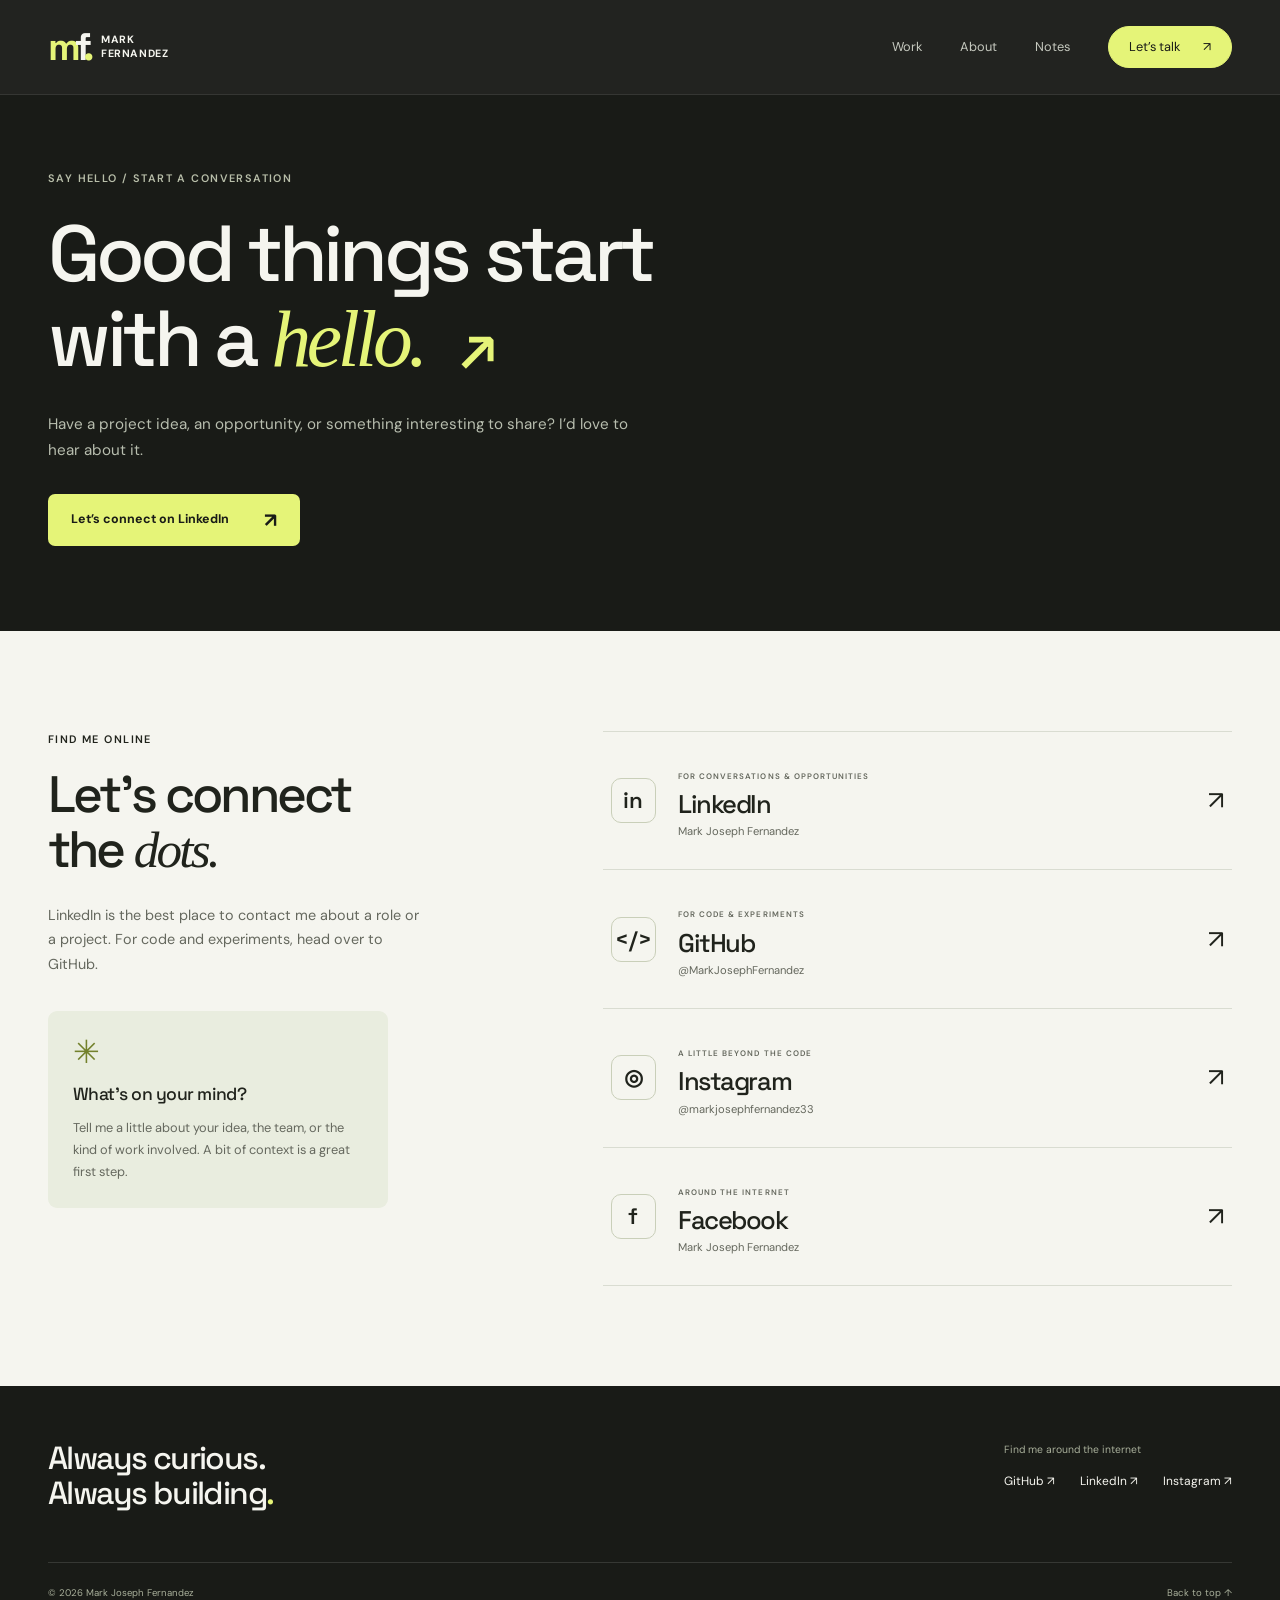
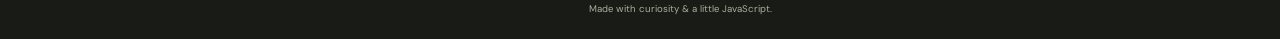
<file: Downloads/Mark Joseph Fernandez Finals/My Final Portfolio/portfolio/contact.html>
<!DOCTYPE html>
<html lang="en" id="top">
  <head>
    <meta charset="UTF-8">
    <meta name="viewport" content="width=device-width, initial-scale=1">
    <meta name="description" content="Contact Mark Joseph Fernandez on LinkedIn, GitHub, Instagram, or Facebook.">
    <meta name="theme-color" content="#191b17">
    <title>Let’s talk — Mark Joseph Fernandez</title>
    <link rel="icon" href="../images/favicon.svg" type="image/svg+xml">
    <link rel="preconnect" href="https://fonts.googleapis.com">
    <link rel="preconnect" href="https://fonts.gstatic.com" crossorigin>
    <link href="https://fonts.googleapis.com/css2?family=DM+Sans:wght@400;500;600;700&family=Space+Grotesk:wght@400;500;600;700&display=swap" rel="stylesheet">
    <link rel="stylesheet" href="../css/style.css">
    <script src="../script/script.js" defer>
    </script>
  </head>
  <body class="page-contact">
    <a class="skip-link" href="#main">Skip to content</a>
    <header class="site-header">
      <nav class="site-nav wrap" aria-label="Main navigation">
        <a class="wordmark" href="Home.html" aria-label="Mark Fernandez home"><span class="brand-icon" aria-hidden="true">m<span>f</span>.</span><span>MARK<br>FERNANDEZ</span></a>
        <button class="menu-toggle" type="button" aria-expanded="true" aria-controls="primary-navigation" hidden>
          Menu <span aria-hidden="true">☰</span>
        </button>
        <ul class="nav-links" id="primary-navigation">
          <li>
            <a href="Home.html">Work</a>
          </li>
          <li>
            <a href="about.html">About</a>
          </li>
          <li>
            <a href="blog.html">Notes</a>
          </li>
          <li>
            <a href="contact.html" aria-current="page">Let’s talk <span aria-hidden="true">↗</span></a>
          </li>
        </ul>
      </nav>
    </header>
    <main id="main" tabindex="-1">
      <section class="page-hero contact-hero">
        <div class="wrap">
          <p class="eyebrow">
            Say hello / Start a conversation
          </p>
          <h1>
            Good things start<br>with a <em>hello.</em><span class="accent">↗</span>
          </h1>
          <p>
            Have a project idea, an opportunity, or something interesting to share? I’d love to hear about it.
          </p>
          <a class="button button-accent" href="https://www.linkedin.com/in/markjoseph-fernandez-720068390/">Let’s connect on LinkedIn <span aria-hidden="true">↗</span></a>
        </div>
      </section>
      <section class="wrap contact-layout section-space" aria-labelledby="find-title">
        <div class="contact-intro">
          <p class="eyebrow">
            Find me online
          </p>
          <h2 id="find-title">
            Let’s connect<br>the <em>dots.</em>
          </h2>
          <p>
            LinkedIn is the best place to contact me about a role or a project. For code and experiments, head over to GitHub.
          </p>
          <div class="conversation-note">
            <span aria-hidden="true">✳</span>
            <h3>
              What’s on your mind?
            </h3>
            <p>
              Tell me a little about your idea, the team, or the kind of work involved. A bit of context is a great first step.
            </p>
          </div>
        </div>
        <div class="contact-channels">
          <a class="channel" href="https://www.linkedin.com/in/markjoseph-fernandez-720068390/"><span class="channel-icon" aria-hidden="true">in</span>
          <div>
            <span class="eyebrow">For conversations &amp; opportunities</span>
            <h3>
              LinkedIn
            </h3>
            <p>
              Mark Joseph Fernandez
            </p>
          </div>
          <span class="channel-arrow" aria-hidden="true">↗</span></a><a class="channel" href="https://github.com/MarkJosephFernandez"><span class="channel-icon" aria-hidden="true">&lt;/&gt;</span>
          <div>
            <span class="eyebrow">For code &amp; experiments</span>
            <h3>
              GitHub
            </h3>
            <p>
              @MarkJosephFernandez
            </p>
          </div>
          <span class="channel-arrow" aria-hidden="true">↗</span></a><a class="channel" href="https://www.instagram.com/markjosephfernandez33/"><span class="channel-icon" aria-hidden="true">◎</span>
          <div>
            <span class="eyebrow">A little beyond the code</span>
            <h3>
              Instagram
            </h3>
            <p>
              @markjosephfernandez33
            </p>
          </div>
          <span class="channel-arrow" aria-hidden="true">↗</span></a><a class="channel" href="https://www.facebook.com/mark.fernandez.848317"><span class="channel-icon" aria-hidden="true">f</span>
          <div>
            <span class="eyebrow">Around the internet</span>
            <h3>
              Facebook
            </h3>
            <p>
              Mark Joseph Fernandez
            </p>
          </div>
          <span class="channel-arrow" aria-hidden="true">↗</span></a>
        </div>
      </section>
    </main>
    <footer class="site-footer">
      <div class="wrap footer-top">
        <a class="footer-wordmark" href="Home.html">Always curious.<br>Always building<span>.</span></a>
        <div>
          <p>
            Find me around the internet
          </p>
          <div class="footer-socials">
            <a href="https://github.com/MarkJosephFernandez">GitHub ↗</a><a href="https://www.linkedin.com/in/markjoseph-fernandez-720068390/">LinkedIn ↗</a><a href="https://www.instagram.com/markjosephfernandez33/">Instagram ↗</a>
          </div>
        </div>
      </div>
      <div class="wrap footer-bottom">
        <p>
          © <span data-year>2026</span> Mark Joseph Fernandez
        </p>
        <p>
          Made with curiosity &amp; a little JavaScript.
        </p>
        <a href="#top">Back to top ↑</a>
      </div>
    </footer>
  </body>
</html>
</file>
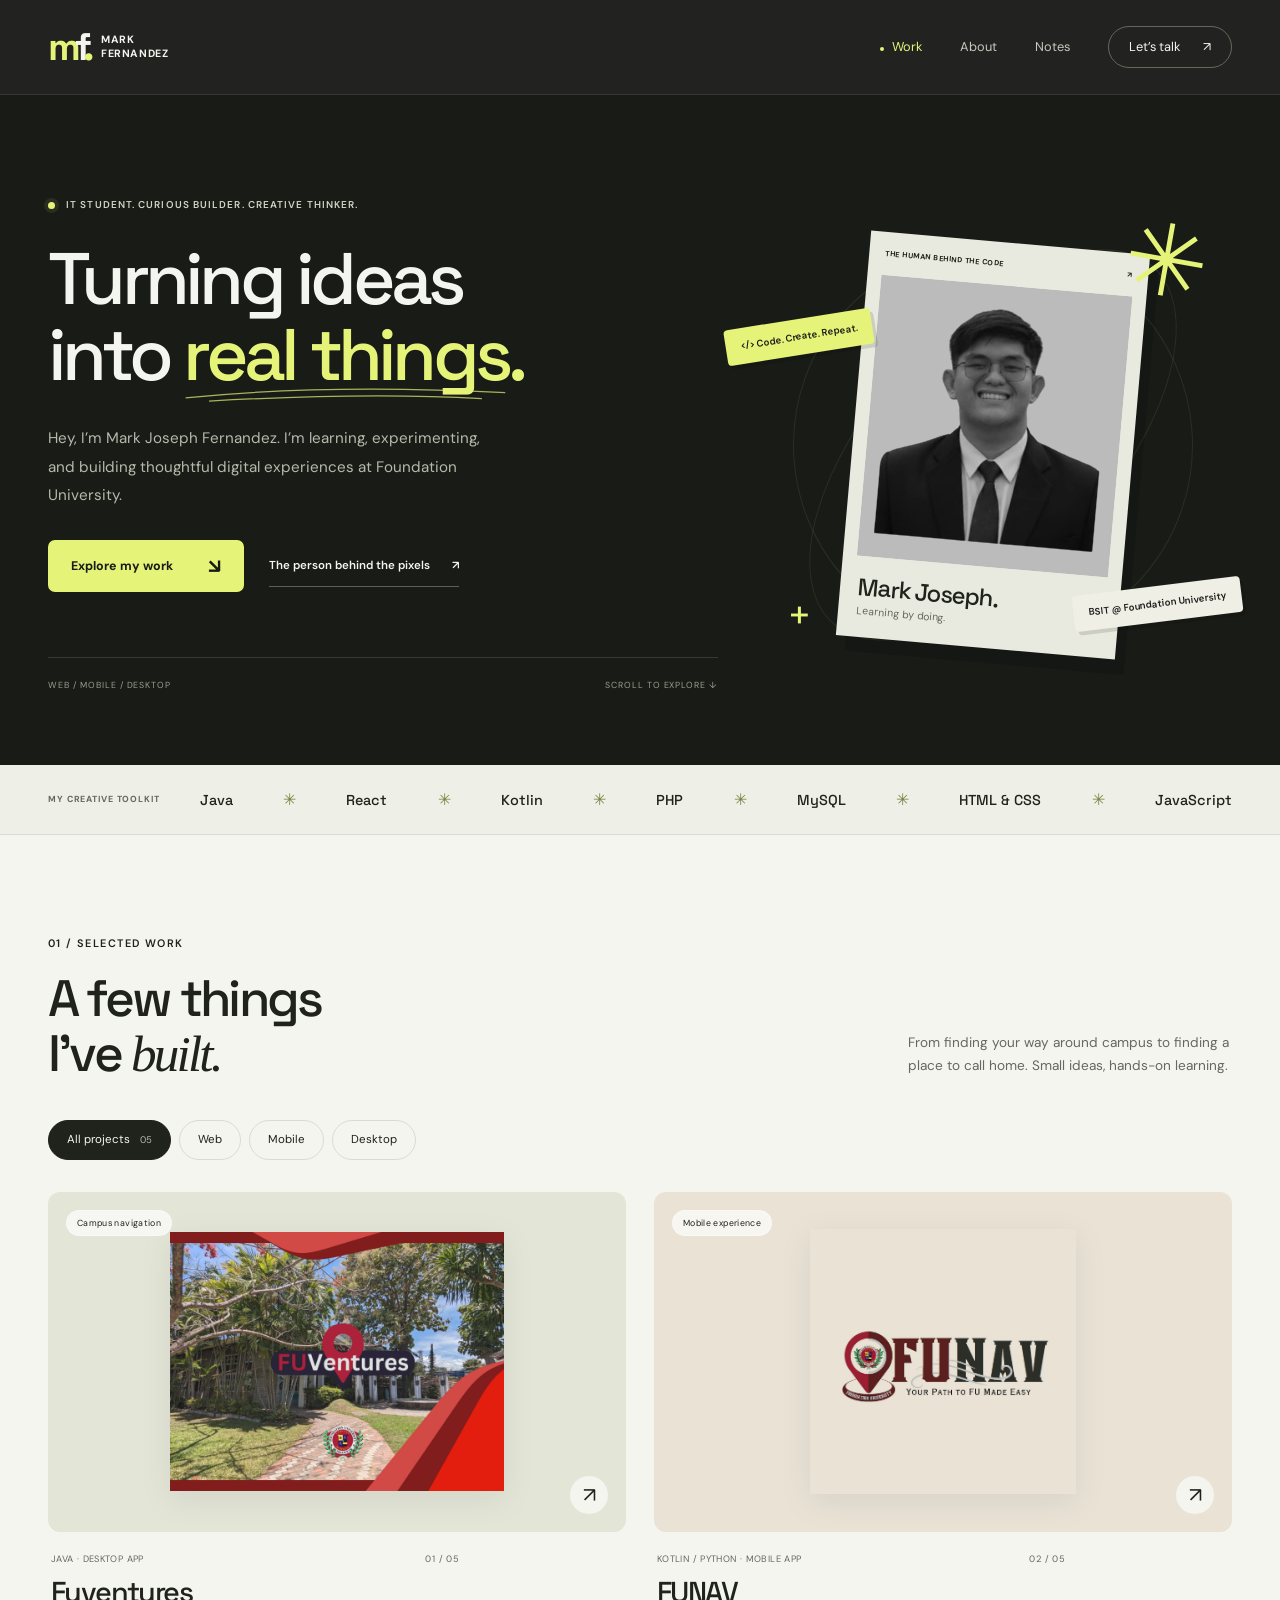
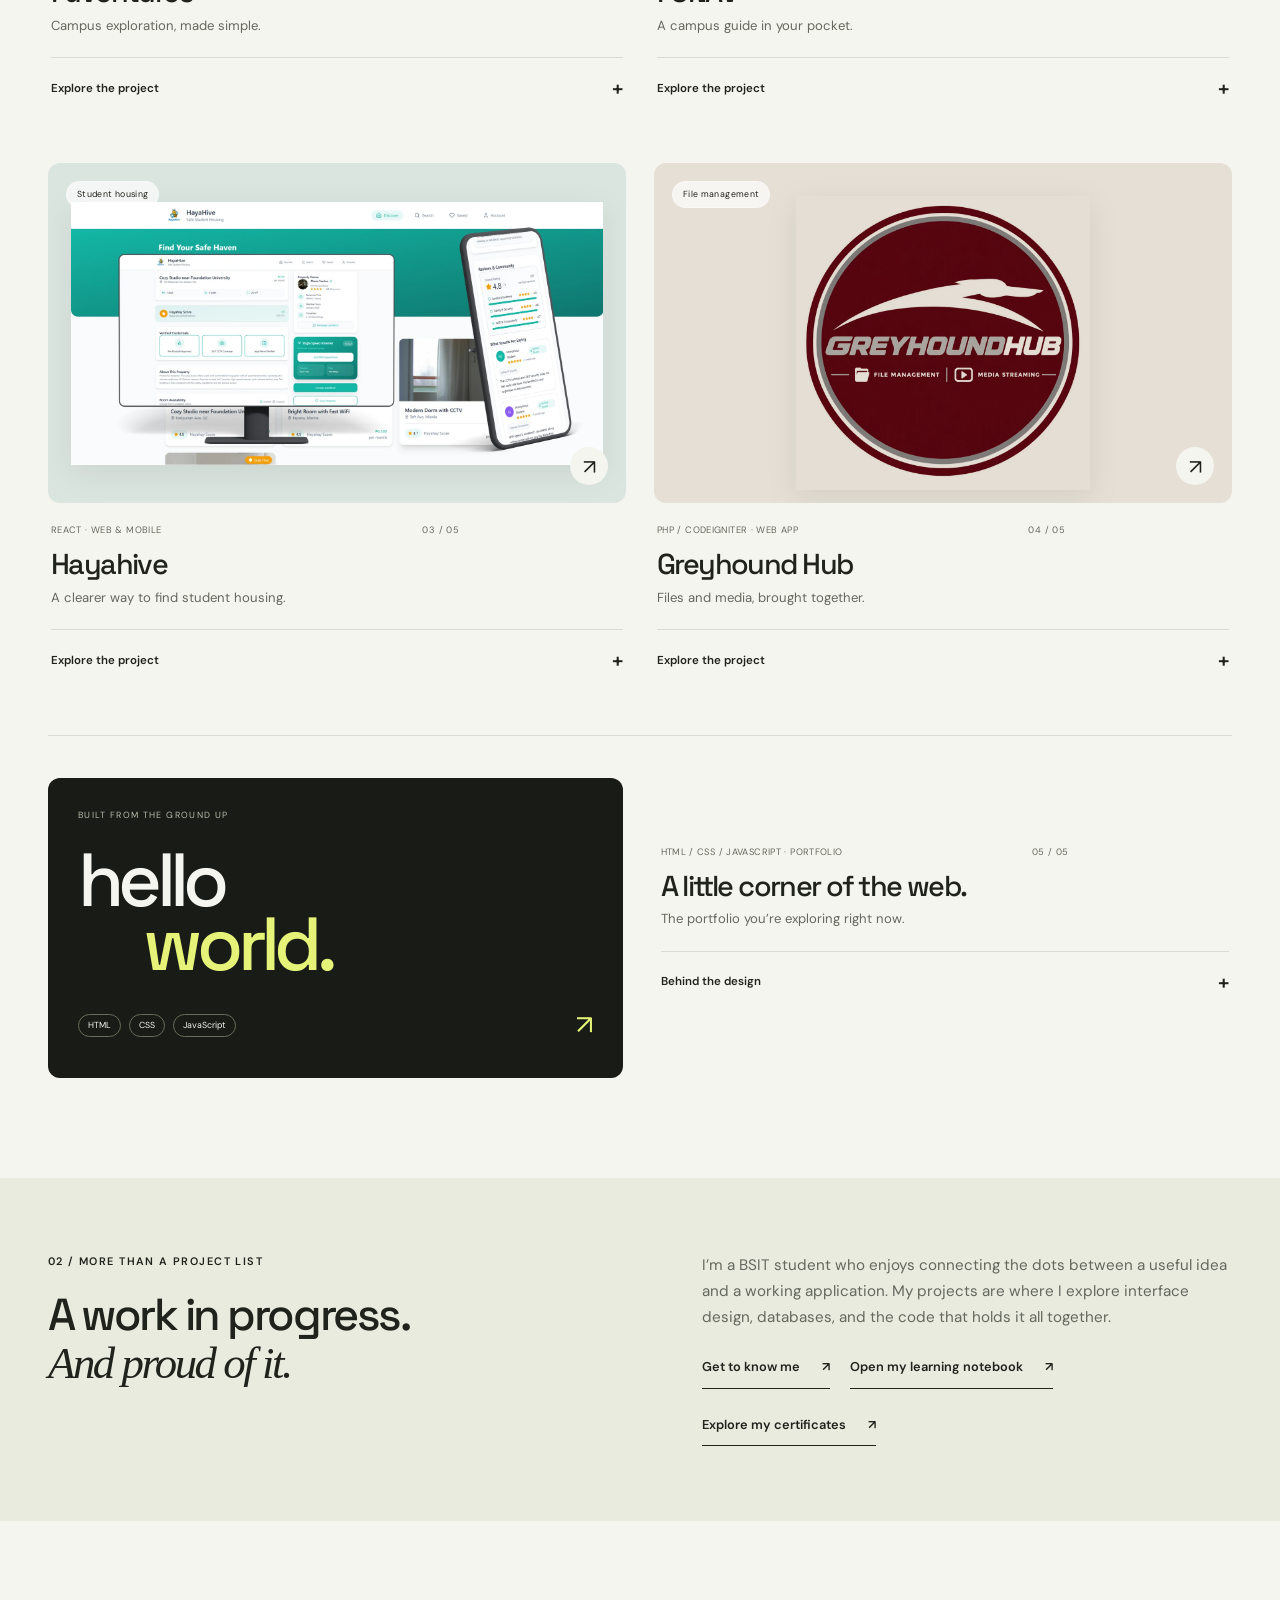
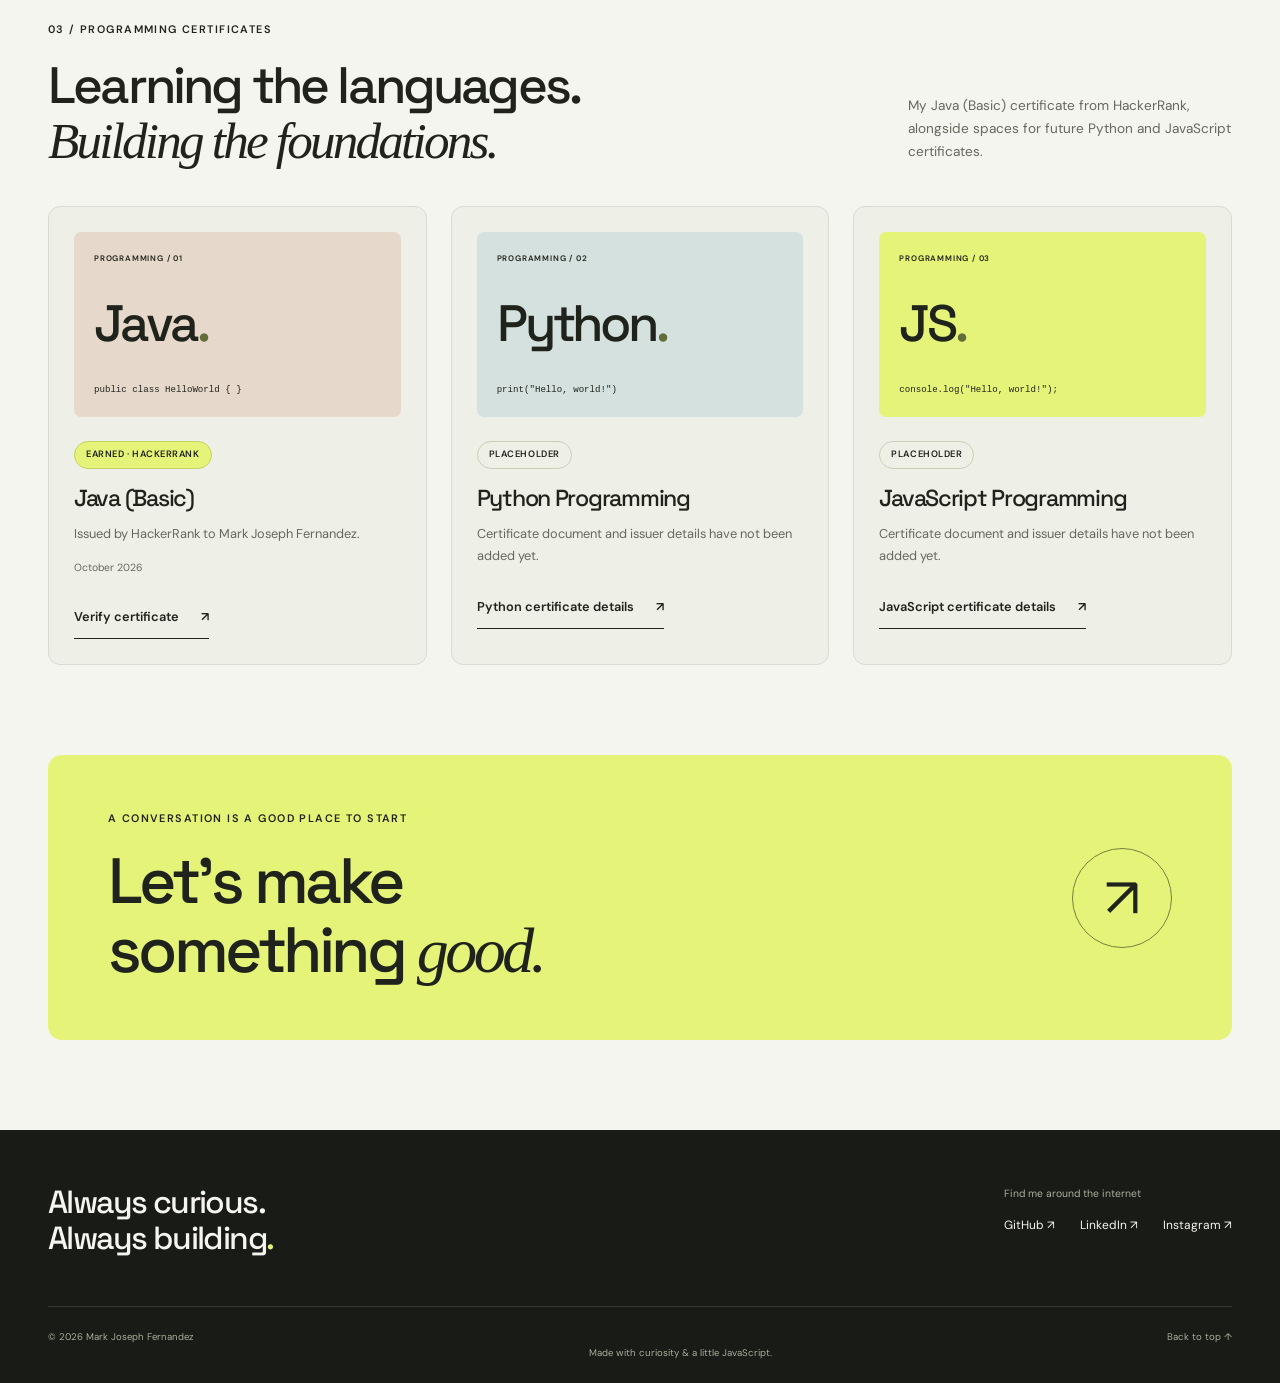
<file: Downloads/Mark Joseph Fernandez Finals/My Final Portfolio/portfolio/Home.html>
<!DOCTYPE html>
<html lang="en" id="top">
  <head>
    <meta charset="UTF-8">
    <meta name="viewport" content="width=device-width, initial-scale=1">
    <meta name="description" content="Meet Mark Joseph Fernandez, a BSIT student at Foundation University building web, mobile, and desktop projects.">
    <meta name="theme-color" content="#191b17">
    <title>Creative developer portfolio — Mark Joseph Fernandez</title>
    <link rel="icon" href="../images/favicon.svg" type="image/svg+xml">
    <link rel="preconnect" href="https://fonts.googleapis.com">
    <link rel="preconnect" href="https://fonts.gstatic.com" crossorigin>
    <link href="https://fonts.googleapis.com/css2?family=DM+Sans:wght@400;500;600;700&family=Space+Grotesk:wght@400;500;600;700&display=swap" rel="stylesheet">
    <link rel="stylesheet" href="../css/style.css">
    <script src="../script/script.js" defer>
    </script>
  </head>
  <body class="page-home">
    <a class="skip-link" href="#main">Skip to content</a>
    <header class="site-header">
      <nav class="site-nav wrap" aria-label="Main navigation">
        <a class="wordmark" href="Home.html" aria-label="Mark Fernandez home"><span class="brand-icon" aria-hidden="true">m<span>f</span>.</span><span>MARK<br>FERNANDEZ</span></a>
        <button class="menu-toggle" type="button" aria-expanded="true" aria-controls="primary-navigation" hidden>
          Menu <span aria-hidden="true">☰</span>
        </button>
        <ul class="nav-links" id="primary-navigation">
          <li>
            <a href="Home.html" aria-current="page">Work</a>
          </li>
          <li>
            <a href="about.html">About</a>
          </li>
          <li>
            <a href="blog.html">Notes</a>
          </li>
          <li>
            <a href="contact.html">Let’s talk <span aria-hidden="true">↗</span></a>
          </li>
        </ul>
      </nav>
    </header>
    <main id="main" tabindex="-1">
      <section class="hero-shell">
        <div class="wrap hero">
          <div class="hero-content">
            <p class="eyebrow">
              <span class="status-dot"></span> IT student. Curious builder. Creative thinker.
            </p>
            <h1>
              Turning ideas<br>into <span class="hero-highlight">real things<svg viewBox="0 0 500 24" aria-hidden="true"><path d="M4 18 Q220 -4 496 10 M40 23 Q280 9 460 19"/></svg></span><span class="accent">.</span>
            </h1>
            <p class="hero-description">
              Hey, I’m Mark Joseph Fernandez. I’m learning, experimenting, and building thoughtful digital experiences at Foundation University.
            </p>
            <div class="hero-actions">
              <a class="button button-accent" href="#selected-work">Explore my work <span aria-hidden="true">↘</span></a><a class="text-link light" href="about.html">The person behind the pixels <span aria-hidden="true">↗</span></a>
            </div>
            <div class="hero-footnote">
              <span>WEB / MOBILE / DESKTOP</span><span>SCROLL TO EXPLORE ↓</span>
            </div>
          </div>
          <div class="hero-art">
            <div class="orbit-ring ring-one">
            </div>
            <div class="orbit-ring ring-two">
            </div>
            <span class="art-spark" aria-hidden="true">✳</span>
            <div class="portrait-card">
              <div class="portrait-topline">
                <span>THE HUMAN BEHIND THE CODE</span><span>↗</span>
              </div>
              <img src="../images/image-removebg-preview.png" alt="Mark Joseph Fernandez" width="320" height="378" fetchpriority="high">
              <div class="portrait-bottom">
                <strong>Mark Joseph.</strong><span>Learning by doing.</span>
              </div>
            </div>
            <span class="floating-label label-code" aria-hidden="true">&lt;/&gt; Code. Create. Repeat.</span><span class="floating-label label-student">BSIT @ Foundation University</span><span class="art-cross" aria-hidden="true">+</span>
          </div>
        </div>
      </section>
      <div class="skills-strip" aria-label="Technologies I work with">
        <div class="wrap">
          <span>MY CREATIVE TOOLKIT</span>
          <p>
            Java <i>✳</i> React <i>✳</i> Kotlin <i>✳</i> PHP <i>✳</i> MySQL <i>✳</i> HTML &amp; CSS <i>✳</i> JavaScript
          </p>
        </div>
      </div>
      <section class="work-section wrap section-space" id="selected-work" aria-labelledby="work-title">
        <div class="section-heading">
          <div>
            <p class="eyebrow">
              01 / Selected work
            </p>
            <h2 id="work-title">
              A few things<br>I’ve <em>built.</em>
            </h2>
          </div>
          <p>
            From finding your way around campus to finding a place to call home. Small ideas, hands-on learning.
          </p>
        </div>
        <div class="filter-bar" role="group" aria-label="Filter projects" hidden>
          <button class="filter-button active" type="button" data-filter="all" aria-pressed="true">
            All projects <span>05</span>
          </button>
          <button class="filter-button" type="button" data-filter="web" aria-pressed="false">
            Web
          </button>
          <button class="filter-button" type="button" data-filter="mobile" aria-pressed="false">
            Mobile
          </button>
          <button class="filter-button" type="button" data-filter="desktop" aria-pressed="false">
            Desktop
          </button>
        </div>
        <p class="sr-only" data-filter-status aria-live="polite">
        </p>
        <div class="project-grid">
          <article class="project-card project-fuventures" data-category="desktop" aria-labelledby="fuventures-title">
            <a class="project-preview" href="../images/fuventures.webp" data-preview="../images/fuventures.webp" data-caption="Fuventures" aria-label="Enlarge Fuventures project image"><span class="project-label">Campus navigation</span><img src="../images/fuventures.webp" alt="Fuventures cover showing the Foundation University campus and project name." loading="lazy" decoding="async"><span class="preview-arrow" aria-hidden="true">↗</span></a>
            <div class="project-body">
              <p class="project-tech">
                <span>Java · Desktop app</span><span>01 / 05</span>
              </p>
              <h3 id="fuventures-title">
                Fuventures
              </h3>
              <p class="project-subtitle">
                Campus exploration, made simple.
              </p>
              <details class="project-details">
                <summary>
                  Explore the project <span aria-hidden="true">+</span>
                </summary>
                <div class="detail-content">
                  <p>
                    I worked with a team on a campus navigation guide for Foundation University. The Java desktop app helps new students locate rooms and facilities.
                  </p>
                  <dl class="project-meta">
                    <div>
                      <dt>
                        Built with
                      </dt>
                      <dd>
                        Java
                      </dd>
                    </div>
                    <div>
                      <dt>
                        My contribution
                      </dt>
                      <dd>
                        I worked on the interface, campus maps, database, and Java code. I also tested the navigation and documented how to use the app.
                      </dd>
                    </div>
                    <div>
                      <dt>
                        My teammates
                      </dt>
                      <dd>
                        Tery Manhart, Earl Estandarte, Ryle Gabotero
                      </dd>
                    </div>
                  </dl>
                </div>
              </details>
            </div>
          </article>
          <article class="project-card project-funav" data-category="mobile" aria-labelledby="funav-title">
            <a class="project-preview" href="../images/funav.webp" data-preview="../images/funav.webp" data-caption="FUNAV" aria-label="Enlarge FUNAV project image"><span class="project-label">Mobile experience</span><img src="../images/funav.webp" alt="FUNAV project logo with a map pin and the Foundation University seal." loading="lazy" decoding="async"><span class="preview-arrow" aria-hidden="true">↗</span></a>
            <div class="project-body">
              <p class="project-tech">
                <span>Kotlin / Python · Mobile app</span><span>02 / 05</span>
              </p>
              <h3 id="funav-title">
                FUNAV
              </h3>
              <p class="project-subtitle">
                A campus guide in your pocket.
              </p>
              <details class="project-details">
                <summary>
                  Explore the project <span aria-hidden="true">+</span>
                </summary>
                <div class="detail-content">
                  <p>
                    I worked with a team on a mobile app connected to the College of Computer Studies website. It brings together an interactive campus map, enrollment guides for transferees, and a directory of university resources.
                  </p>
                  <dl class="project-meta">
                    <div>
                      <dt>
                        Built with
                      </dt>
                      <dd>
                        Kotlin, Python
                      </dd>
                    </div>
                    <div>
                      <dt>
                        My contribution
                      </dt>
                      <dd>
                        I worked on the mobile interface, campus map, database, and application code. I also tested the app and wrote documentation for its features.
                      </dd>
                    </div>
                    <div>
                      <dt>
                        My teammates
                      </dt>
                      <dd>
                        Karl Panday, Jay Mores
                      </dd>
                    </div>
                  </dl>
                </div>
              </details>
            </div>
          </article>
          <article class="project-card project-hayahive" data-category="web mobile" aria-labelledby="hayahive-title">
            <a class="project-preview" href="../images/hayahive.webp" data-preview="../images/hayahive.webp" data-caption="Hayahive" aria-label="Enlarge Hayahive project image"><span class="project-label">Student housing</span><img src="../images/hayahive.webp" alt="Hayahive desktop and mobile preview showing housing listings, verified credentials, and tenant reviews." loading="lazy" decoding="async"><span class="preview-arrow" aria-hidden="true">↗</span></a>
            <div class="project-body">
              <p class="project-tech">
                <span>React · Web & mobile</span><span>03 / 05</span>
              </p>
              <h3 id="hayahive-title">
                Hayahive
              </h3>
              <p class="project-subtitle">
                A clearer way to find student housing.
              </p>
              <details class="project-details">
                <summary>
                  Explore the project <span aria-hidden="true">+</span>
                </summary>
                <div class="detail-content">
                  <p>
                    My goal with Hayahive is to help students assess a rental before committing. The system combines physical housing certification with digital information available through web and mobile platforms.
                  </p>
                  <p>
                    It is designed to give students a clearer view of a property before they decide where to live.
                  </p>
                  <dl class="project-meta">
                    <div>
                      <dt>
                        Platforms
                      </dt>
                      <dd>
                        Web and mobile
                      </dd>
                    </div>
                    <div>
                      <dt>
                        Built with
                      </dt>
                      <dd>
                        React
                      </dd>
                    </div>
                    <div>
                      <dt>
                        My contribution
                      </dt>
                      <dd>
                        I worked on the interface design, database, and code for the web and mobile platforms. I also tested the housing verification features and documented how the system works.
                      </dd>
                    </div>
                    <div>
                      <dt>
                        Verification approach
                      </dt>
                      <dd>
                        Physical certification and digital transparency
                      </dd>
                    </div>
                  </dl>
                </div>
              </details>
            </div>
          </article>
          <article class="project-card project-greyhound" data-category="web" aria-labelledby="greyhound-title">
            <a class="project-preview" href="../images/greyhound-hub.webp" data-preview="../images/greyhound-hub.webp" data-caption="Greyhound Hub" aria-label="Enlarge Greyhound Hub project image"><span class="project-label">File management</span><img src="../images/greyhound-hub.webp" alt="Greyhound Hub logo with a running greyhound, folder and play symbols, and the words File Management and Media Streaming." loading="lazy" decoding="async"><span class="preview-arrow" aria-hidden="true">↗</span></a>
            <div class="project-body">
              <p class="project-tech">
                <span>PHP / CodeIgniter · Web app</span><span>04 / 05</span>
              </p>
              <h3 id="greyhound-title">
                Greyhound Hub
              </h3>
              <p class="project-subtitle">
                Files and media, brought together.
              </p>
              <details class="project-details">
                <summary>
                  Explore the project <span aria-hidden="true">+</span>
                </summary>
                <div class="detail-content">
                  <p>
                    My Greyhound Hub project focuses on file management and media streaming. The project logo brings these two functions together with folder and play symbols.
                  </p>
                  <dl class="project-meta">
                    <div>
                      <dt>
                        Built with
                      </dt>
                      <dd>
                        PHP, CodeIgniter framework
                      </dd>
                    </div>
                    <div>
                      <dt>
                        My contribution
                      </dt>
                      <dd>
                        I worked on frontend development, backend development, and the database. My role covered the user interface, server-side code, and the data layer for Greyhound Hub.
                      </dd>
                    </div>
                  </dl>
                </div>
              </details>
            </div>
          </article>
          <article class="project-card portfolio-project" data-category="web" aria-labelledby="portfolio-title">
            <div class="portfolio-art" aria-hidden="true">
              <span>BUILT FROM THE GROUND UP</span>
              <p>
                hello<span>world.</span>
              </p>
              <div>
                <span>HTML</span><span>CSS</span><span>JavaScript</span><b>↗</b>
              </div>
            </div>
            <div class="project-body">
              <p class="project-tech">
                <span>HTML / CSS / JavaScript · Portfolio</span><span>05 / 05</span>
              </p>
              <h3 id="portfolio-title">
                A little corner of the web.
              </h3>
              <p class="project-subtitle">
                The portfolio you’re exploring right now.
              </p>
              <details class="project-details">
                <summary>
                  Behind the design <span aria-hidden="true">+</span>
                </summary>
                <div class="detail-content">
                  <p>
                    A four-page home for my projects, background, and learning notes. Built with semantic HTML, a shared responsive stylesheet, and lightweight JavaScript.
                  </p>
                  <p>
                    Flexible grids, accessible navigation, project filters, and motion that respects visitor preferences make it work across screen sizes. The core content remains available with JavaScript turned off.
                  </p>
                </div>
              </details>
            </div>
          </article>
        </div>
      </section>
      <section class="about-teaser">
        <div class="wrap about-teaser-grid">
          <div>
            <p class="eyebrow">
              02 / More than a project list
            </p>
            <h2>
              A work in progress.<br><em>And proud of it.</em>
            </h2>
          </div>
          <div>
            <p>
              I’m a BSIT student who enjoys connecting the dots between a useful idea and a working application. My projects are where I explore interface design, databases, and the code that holds it all together.
            </p>
            <a class="text-link" href="about.html">Get to know me <span aria-hidden="true">↗</span></a><a class="text-link" href="blog.html">Open my learning notebook <span aria-hidden="true">↗</span></a>
            <a class="text-link" href="about.html#certificates">Explore my certificates <span aria-hidden="true">↗</span></a>
          </div>
        </div>
      </section>
      <section class="home-certificates wrap section-space" id="certificates" aria-labelledby="home-certificates-title">
        <div class="section-heading">
          <div>
            <p class="eyebrow">03 / Programming certificates</p>
            <h2 id="home-certificates-title">Learning the languages.<br><em>Building the foundations.</em></h2>
          </div>
          <p>My Java (Basic) certificate from HackerRank, alongside spaces for future Python and JavaScript certificates.</p>
        </div>
        <div class="certificate-grid">
          <article class="certificate-card certificate-earned" aria-labelledby="home-java-certificate-title">
            <div class="certificate-art certificate-art-java" aria-hidden="true">
              <span class="certificate-art-label">PROGRAMMING / 01</span>
              <strong>Java<span>.</span></strong>
              <code>public class HelloWorld { }</code>
            </div>
            <span class="certificate-status certificate-status-earned">Earned · HackerRank</span>
            <h3 id="home-java-certificate-title">Java (Basic)</h3>
            <p>Issued by HackerRank to Mark Joseph Fernandez.</p>
            <time datetime="2026-10">October 2026</time>
            <a class="text-link" href="https://www.hackerrank.com/certificates/e9e61c761a2a" target="_blank" rel="noopener noreferrer" aria-label="Verify Java Basic certificate on HackerRank (opens in a new tab)">Verify certificate <span aria-hidden="true">↗</span></a>
          </article>
          <article class="certificate-card certificate-placeholder" aria-labelledby="home-python-certificate-title">
            <div class="certificate-art certificate-art-python" aria-hidden="true">
              <span class="certificate-art-label">PROGRAMMING / 02</span>
              <strong>Python<span>.</span></strong>
              <code>print("Hello, world!")</code>
            </div>
            <span class="certificate-status">Placeholder</span>
            <h3 id="home-python-certificate-title">Python Programming</h3>
            <p>Certificate document and issuer details have not been added yet.</p>
            <a class="text-link" href="about.html#python-certificate-title">Python certificate details <span aria-hidden="true">↗</span></a>
          </article>
          <article class="certificate-card certificate-placeholder" aria-labelledby="home-javascript-certificate-title">
            <div class="certificate-art certificate-art-js" aria-hidden="true">
              <span class="certificate-art-label">PROGRAMMING / 03</span>
              <strong>JS<span>.</span></strong>
              <code>console.log("Hello, world!");</code>
            </div>
            <span class="certificate-status">Placeholder</span>
            <h3 id="home-javascript-certificate-title">JavaScript Programming</h3>
            <p>Certificate document and issuer details have not been added yet.</p>
            <a class="text-link" href="about.html#javascript-certificate-title">JavaScript certificate details <span aria-hidden="true">↗</span></a>
          </article>
        </div>
      </section>
      <section class="contact-banner wrap" aria-labelledby="cta-title">
        <div>
          <p class="eyebrow">
            A conversation is a good place to start
          </p>
          <h2 id="cta-title">
            Let’s make<br>something <em>good.</em>
          </h2>
        </div>
        <a class="round-link" href="contact.html" aria-label="Let’s talk about a project">↗</a>
      </section>
      <dialog class="image-dialog" aria-labelledby="preview-title">
        <div class="dialog-bar">
          <h2 id="preview-title">
            Project preview
          </h2>
          <button class="dialog-close" type="button" aria-label="Close project preview">
            Close ✕
          </button>
        </div>
        <img alt="">
        <p>
          Project image · Press Escape to close
        </p>
      </dialog>
    </main>
    <footer class="site-footer">
      <div class="wrap footer-top">
        <a class="footer-wordmark" href="Home.html">Always curious.<br>Always building<span>.</span></a>
        <div>
          <p>
            Find me around the internet
          </p>
          <div class="footer-socials">
            <a href="https://github.com/MarkJosephFernandez">GitHub ↗</a><a href="https://www.linkedin.com/in/markjoseph-fernandez-720068390/">LinkedIn ↗</a><a href="https://www.instagram.com/markjosephfernandez33/">Instagram ↗</a>
          </div>
        </div>
      </div>
      <div class="wrap footer-bottom">
        <p>
          © <span data-year>2026</span> Mark Joseph Fernandez
        </p>
        <p>
          Made with curiosity &amp; a little JavaScript.
        </p>
        <a href="#top">Back to top ↑</a>
      </div>
    </footer>
  </body>
</html>
</file>
<file: style.css>
* {
    margin: 0;
    padding: 0;
    box-sizing: border-box;
}

:root {
    --primary: #00d9ff;
    --secondary: #ff006e;
    --accent: #8338ec;
    --dark-bg: #0a0e27;
    --darker-bg: #050810;
    --card-bg: #16213e;
    --border: #1f3a5f;
    --text: #e0e6ff;
    --text-light: #a0aec0;
    --success: #00ff88;
    --warning: #ffa500;
    --danger: #ff0055;
}

html {
    scroll-behavior: smooth;
}

body {
    font-family: 'Segoe UI', Tahoma, Geneva, Verdana, sans-serif;
    color: var(--text);
    background: var(--dark-bg);
    line-height: 1.6;
}

header {
    background: linear-gradient(135deg, var(--darker-bg) 0%, var(--dark-bg) 100%);
    color: white;
    padding: 1rem 0;
    position: sticky;
    top: 0;
    z-index: 1000;
    box-shadow: 0 4px 20px rgba(0, 217, 255, 0.1);
    border-bottom: 1px solid var(--border);
}

nav {
    display: flex;
    justify-content: space-between;
    align-items: center;
    max-width: 1200px;
    margin: 0 auto;
    padding: 0 2rem;
}

.logo {
    font-size: 1.8rem;
    font-weight: 900;
    letter-spacing: 2px;
    background: linear-gradient(45deg, var(--primary), var(--secondary));
    -webkit-background-clip: text;
    -webkit-text-fill-color: transparent;
    background-clip: text;
}

.nav-links {
    display: flex;
    list-style: none;
    gap: 2.5rem;
}

.nav-links a {
    color: var(--text);
    text-decoration: none;
    font-weight: 600;
    transition: all 0.3s ease;
    position: relative;
    padding: 0.5rem 0;
}

.nav-links a::after {
    content: '';
    position: absolute;
    bottom: 0;
    left: 0;
    width: 0;
    height: 2px;
    background: linear-gradient(90deg, var(--primary), var(--secondary));
    transition: width 0.3s ease;
}

.nav-links a:hover {
    color: var(--primary);
}

.nav-links a:hover::after {
    width: 100%;
}

.menu-toggle {
    display: none;
    font-size: 1.8rem;
    cursor: pointer;
    color: var(--primary);
    transition: 0.3s;
}

.hero {
    background: linear-gradient(135deg, var(--darker-bg) 0%, var(--dark-bg) 50%, var(--card-bg) 100%);
    min-height: 600px;
    display: flex;
    align-items: center;
    justify-content: center;
    gap: 4rem;
    padding: 4rem 2rem;
    text-align: center;
    border-bottom: 1px solid var(--border);
}

.profile-photo {
    width: 300px;
    height: 300px;
    border-radius: 20px;
    object-fit: cover;
    box-shadow: 0 0 40px rgba(0, 217, 255, 0.3), 0 0 80px rgba(255, 0, 110, 0.2);
    border: 3px solid var(--primary);
    animation: float 3s ease-in-out infinite;
}

@keyframes float {

    0%,
    100% {
        transform: translateY(0);
    }

    50% {
        transform: translateY(-20px);
    }
}

.hero-text {
    max-width: 600px;
    text-align: left;
}

.hero-text h2 {
    font-size: 3.5rem;
    margin-bottom: 1rem;
    color: var(--text);
    line-height: 1.1;
    font-weight: 900;
}

.hero-text span {
    background: linear-gradient(135deg, var(--primary), var(--secondary));
    -webkit-background-clip: text;
    -webkit-text-fill-color: transparent;
    background-clip: text;
}

.hero-text p {
    font-size: 1.3rem;
    color: var(--text-light);
    margin-bottom: 2rem;
    font-weight: 500;
}

.btn {
    display: inline-block;
    background: linear-gradient(135deg, var(--primary), var(--secondary));
    color: var(--darker-bg);
    padding: 1rem 2.5rem;
    border-radius: 50px;
    text-decoration: none;
    font-weight: 700;
    transition: all 0.3s ease;
    border: 2px solid transparent;
    box-shadow: 0 0 20px rgba(0, 217, 255, 0.4), 0 0 40px rgba(255, 0, 110, 0.2);
}

.btn:hover {
    transform: translateY(-3px);
    box-shadow: 0 0 30px rgba(0, 217, 255, 0.6), 0 0 60px rgba(255, 0, 110, 0.3);
}

section {
    max-width: 1200px;
    margin: 0 auto;
    padding: 5rem 2rem;
    border-bottom: 1px solid var(--border);
}

section h2 {
    font-size: 2.8rem;
    margin-bottom: 3rem;
    text-align: center;
    color: var(--text);
    position: relative;
    padding-bottom: 1.5rem;
}

section h2::after {
    content: '';
    position: absolute;
    bottom: 0;
    left: 50%;
    transform: translateX(-50%);
    width: 100px;
    height: 4px;
    background: linear-gradient(90deg, var(--primary), var(--secondary));
    border-radius: 2px;
}

.about {
    background: var(--dark-bg);
}

.about p {
    max-width: 800px;
    margin: 0 auto;
    font-size: 1.1rem;
    color: var(--text-light);
    line-height: 1.8;
    text-align: center;
}

.skills {
    background: var(--darker-bg);
}

.skill-list {
    display: grid;
    grid-template-columns: repeat(auto-fit, minmax(200px, 1fr));
    gap: 2rem;
    margin-top: 2rem;
}

.skill {
    background: linear-gradient(135deg, var(--card-bg), var(--border));
    color: var(--primary);
    padding: 2rem;
    border-radius: 15px;
    text-align: center;
    font-weight: 700;
    font-size: 1.3rem;
    box-shadow: 0 0 20px rgba(0, 217, 255, 0.15);
    transition: all 0.3s ease;
    cursor: pointer;
    border: 2px solid transparent;
}

.skill:hover {
    transform: translateY(-8px);
    border-color: var(--primary);
    box-shadow: 0 0 30px rgba(0, 217, 255, 0.3), 0 0 60px rgba(131, 56, 236, 0.2);
    background: linear-gradient(135deg, var(--card-bg), var(--accent));
    color: white;
}

.projects {
    background: var(--dark-bg);
}

.project-grid {
    display: grid;
    grid-template-columns: repeat(auto-fit, minmax(320px, 1fr));
    gap: 2.5rem;
    margin-top: 2rem;
}

.project-card {
    background: var(--card-bg);
    padding: 2rem;
    border-radius: 15px;
    box-shadow: 0 0 20px rgba(0, 217, 255, 0.1);
    transition: all 0.4s ease;
    border: 2px solid var(--border);
    position: relative;
    overflow: hidden;
}

.project-card::before {
    content: '';
    position: absolute;
    top: 0;
    left: -100%;
    width: 100%;
    height: 100%;
    background: linear-gradient(90deg, transparent, rgba(0, 217, 255, 0.1), transparent);
    transition: left 0.5s ease;
}

.project-card:hover::before {
    left: 100%;
}

.project-card:hover {
    transform: translateY(-10px);
    border-color: var(--primary);
    box-shadow: 0 0 30px rgba(0, 217, 255, 0.3), 0 0 60px rgba(131, 56, 236, 0.15);
}

.project-card h3 {
    color: var(--primary);
    margin-bottom: 1rem;
    font-size: 1.5rem;
}

.project-card p {
    color: var(--text-light);
    line-height: 1.7;
}

.contact {
    background: var(--darker-bg);
    text-align: center;
}

.contact p {
    font-size: 1.1rem;
    margin-bottom: 1.5rem;
    color: var(--text-light);
}

.contact a {
    color: var(--primary);
    text-decoration: none;
    font-weight: 600;
    transition: all 0.3s ease;
    position: relative;
}

.contact a::after {
    content: '';
    position: absolute;
    bottom: -2px;
    left: 0;
    width: 0;
    height: 2px;
    background: var(--secondary);
    transition: width 0.3s ease;
}

.contact a:hover {
    color: var(--secondary);
}

.contact a:hover::after {
    width: 100%;
}

.contact-links {
    display: flex;
    justify-content: center;
    gap: 2rem;
    margin-top: 2rem;
    flex-wrap: wrap;
}

.contact-btn {
    display: inline-flex;
    align-items: center;
    gap: 0.5rem;
    padding: 0.8rem 1.8rem;
    background: transparent;
    border: 2px solid var(--primary);
    border-radius: 50px;
    color: var(--primary);
    text-decoration: none;
    font-weight: 600;
    transition: all 0.3s ease;
    max-width: 200px;
    max-height: 90px;
}

.contact-btn:hover {
    background: linear-gradient(135deg, var(--primary), var(--secondary));
    color: var(--darker-bg);
    transform: scale(1.05);
    box-shadow: 0 0 20px rgba(0, 217, 255, 0.4);
}

img {
    width: 20px;
    height: 20px;
    object-fit: contain;
    margin-right: 8px;
    vertical-align: middle;
}

.Github {
    width: 50px;
    height: 50px;
}

footer {
    background: linear-gradient(135deg, var(--darker-bg), var(--card-bg));
    color: var(--text);
    text-align: center;
    padding: 2rem;
    font-weight: 500;
    border-top: 1px solid var(--border);
}

@media (max-width: 768px) {
    nav {
        padding: 0 1rem;
    }

    .logo {
        font-size: 1.5rem;
    }

    .nav-links {
        position: fixed;
        left: -100%;
        top: 70px;
        flex-direction: column;
        background: linear-gradient(135deg, var(--darker-bg), var(--dark-bg));
        width: 100%;
        text-align: center;
        transition: 0.3s;
        gap: 0;
        padding: 2rem 0;
    }

    .nav-links.active {
        left: 0;
    }

    .nav-links a {
        display: block;
        padding: 1rem;
    }

    .menu-toggle {
        display: block;
    }

    .hero {
        flex-direction: column;
        gap: 2rem;
        padding: 3rem 1rem;
        min-height: auto;
    }

    .hero-text {
        text-align: center;
    }

    .hero-text h2 {
        font-size: 2rem;
    }

    .hero-text p {
        font-size: 1.1rem;
    }

    .profile-photo {
        width: 250px;
        height: 250px;
    }

    section {
        padding: 3rem 1rem;
    }

    section h2 {
        font-size: 2rem;
    }

    .project-grid {
        grid-template-columns: 1fr;
    }

    .skill-list {
        grid-template-columns: repeat(2, 1fr);
    }
}

@media (max-width: 480px) {
    .hero-text h2 {
        font-size: 1.5rem;
    }

    .hero-text p {
        font-size: 1rem;
    }

    .profile-photo {
        width: 200px;
        height: 200px;
    }

    section h2 {
        font-size: 1.8rem;
    }

    .skill-list {
        grid-template-columns: 1fr;
    }

    .contact-links {
        flex-direction: column;
        gap: 1rem;
    }

    .contact-btn {
        width: 100%;
        justify-content: center;
    }
}
</file>
<file: Downloads/Mark Joseph Fernandez Finals/My Final Portfolio/css/style.css>
/* Mark Fernandez — a curious builder's corner of the web. */
:root {
  color-scheme:light;
  --paper:#f5f5ef;
  --ink:#20231c;
  --muted:#65685e;
  --accent:#e5f478;
  --dark:#191b17;
  --line:#d9dcd1;
  --display:'Space Grotesk',Arial,sans-serif;
  --body:'DM Sans',Arial,sans-serif
}

* {
  box-sizing:border-box;
  margin:0;
  padding:0
}

html {
  scroll-behavior:smooth;
  scroll-padding-top:110px
}

body {
  background:var(--paper);
  color:var(--ink);
  font:16px/1.7 var(--body);
  -webkit-font-smoothing:antialiased
}

main {
  min-height:65vh
}

button,input {
  font:inherit
}

button,a,input,summary {
  -webkit-tap-highlight-color:transparent
}

button,a {
  touch-action:manipulation
}

button {
  cursor:pointer
}

a {
  color:inherit;
  text-decoration:none
}

img {
  display:block;
  max-width:100%;
  height:auto
}

h1,h2,h3 {
  font-family:var(--display);
  font-weight:500;
  line-height:1.07;
  letter-spacing:-.055em
}

h1 {
  font-size:clamp(3rem,6.2vw,6rem)
}

h2 {
  font-size:clamp(2.35rem,4vw,4rem)
}

h3 {
  font-size:clamp(1.6rem,2.2vw,2.2rem)
}

h1 em,h2 em {
  font-family:Georgia,serif;
  font-weight:400
}

p {
  max-width:68ch
}

p+p {
  margin-top:1rem
}

button {
  color:inherit
}

::selection {
  background:var(--accent);
  color:var(--dark)
}

:focus-visible {
  outline:3px solid #748522;
  outline-offset:5px
}

.wrap {
  width:min(100% - 6rem,1264px);
  margin-inline:auto
}

.section-space {
  padding-block:100px
}

.eyebrow {
  font-size:.68rem;
  line-height:1.6;
  font-weight:600;
  letter-spacing:.13em;
  text-transform:uppercase
}

.accent {
  color:var(--accent)
}

[hidden] {
  display:none!important
}

.sr-only {
  position:absolute;
  width:1px;
  height:1px;
  padding:0;
  margin:-1px;
  overflow:hidden;
  clip-path:inset(50%);
  white-space:nowrap;
  border:0
}

.skip-link {
  position:fixed;
  z-index:200;
  left:1rem;
  top:1rem;
  padding:.7rem 1rem;
  background:var(--accent);
  color:var(--dark);
  transform:translateY(-180%)
}

.skip-link:focus {
  transform:translateY(0)
}

/* Shared navigation */
.site-header {
  position:sticky;
  top:0;
  z-index:50;
  background:rgba(25,27,23,.96);
  color:#f5f5ef;
  border-bottom:1px solid #ffffff16;
  backdrop-filter:blur(16px)
}

.site-nav {
  display:flex;
  align-items:center;
  justify-content:space-between;
  min-height:94px;
  gap:2rem
}

.wordmark {
  display:flex;
  align-items:center;
  gap:12px;
  font-size:.66rem;
  line-height:1.3;
  font-weight:700;
  letter-spacing:.06em
}

.brand-icon {
  font:700 2.4rem/1 var(--display);
  letter-spacing:-.14em;
  color:var(--accent)
}

.brand-icon>span {
  color:var(--paper)
}

.nav-links {
  display:flex;
  align-items:center;
  gap:38px;
  list-style:none;
  font-size:.8rem
}

.nav-links a {
  position:relative;
  display:block;
  padding:.6rem 0;
  color:#c6c9bf;
  transition:color .2s
}

.nav-links a:hover,.nav-links a[aria-current] {
  color:var(--accent)
}

.nav-links a[aria-current]::before {
  content:'';
  width:4px;
  height:4px;
  border-radius:50%;
  background:var(--accent);
  position:absolute;
  left:-12px;
  top:50%
}

.nav-links li:last-child a {
  border:1px solid #64685a;
  border-radius:30px;
  padding:9px 20px;
  color:var(--paper)
}

.nav-links li:last-child a:hover,.nav-links li:last-child a[aria-current] {
  background:var(--accent);
  color:var(--dark);
  border-color:var(--accent)
}

.nav-links li:last-child a::before {
  display:none
}

.nav-links li:last-child span {
  margin-left:20px
}

.menu-toggle {
  background:none;
  border:1px solid #6b705e;
  padding:8px 16px;
  border-radius:24px;
  font-size:.8rem
}

.menu-toggle span {
  margin-left:12px
}

/* Intro */
.hero-shell {
  background:var(--dark);
  color:var(--paper);
  overflow:hidden
}

.hero {
  display:grid;
  grid-template-columns:1.4fr 1fr;
  align-items:center;
  gap:35px;
  min-height:670px;
  padding-block:70px 40px
}

.hero-content>.eyebrow {
  color:#d1d6c4;
  margin-bottom:28px;
  font-size:.62rem;
  letter-spacing:.11em
}

.status-dot {
  display:inline-block;
  vertical-align:middle;
  width:7px;
  height:7px;
  background:var(--accent);
  border-radius:50%;
  margin-right:8px;
  box-shadow:0 0 0 4px #e5f47815
}

.hero h1 {
  font-size:clamp(3rem,5.7vw,5.9rem);
  line-height:1.05;
  letter-spacing:-.065em
}

.hero-highlight {
  position:relative;
  display:inline-block;
  color:var(--accent)
}

.hero-highlight svg {
  position:absolute;
  left:0;
  bottom:-12px;
  width:100%;
  height:24px;
  fill:none;
  stroke:var(--accent);
  stroke-width:2;
  opacity:.7
}

.hero-description {
  color:#b5baaa;
  max-width:45ch;
  font-size:.95rem;
  line-height:1.9;
  margin-top:30px
}

.hero-actions {
  display:flex;
  align-items:center;
  flex-wrap:wrap;
  gap:25px;
  margin-top:30px
}

.button {
  display:inline-flex;
  align-items:center;
  justify-content:space-between;
  gap:35px;
  min-height:52px;
  border:1px solid transparent;
  border-radius:7px;
  padding:14px 22px;
  font-size:.78rem;
  font-weight:700;
  transition:background .2s,transform .2s
}

.button-accent {
  background:var(--accent);
  color:var(--dark)
}

.button:hover {
  background:#f0ffa0;
  transform:translateY(-3px)
}

.button span {
  font-size:1.25rem;
  line-height:1
}

.text-link {
  display:inline-flex;
  align-items:center;
  gap:22px;
  font-size:.8rem;
  font-weight:600;
  padding-block:10px;
  border-bottom:1px solid var(--ink);
  transition:gap .2s
}

.text-link:hover {
  gap:30px
}

.text-link.light {
  font-size:.72rem;
  border-color:#5c6250;
  color:var(--paper)
}

.hero-footnote {
  display:flex;
  justify-content:space-between;
  gap:12px;
  margin-top:65px;
  padding-top:20px;
  border-top:1px solid #ffffff20;
  color:#9a9f8f;
  font-size:.55rem;
  letter-spacing:.11em
}

.hero-art {
  position:relative;
  display:grid;
  place-items:center;
  isolation:isolate;
  min-width:0;
  padding-block:30px
}

.portrait-card {
  width:280px;
  transform:rotate(5deg);
  background:#e8eadf;
  color:var(--ink);
  padding:14px 14px 18px;
  box-shadow:10px 15px 0 #00000024
}

.portrait-topline {
  display:flex;
  justify-content:space-between;
  align-items:center;
  font-size:.46rem;
  letter-spacing:.07em;
  font-weight:700;
  padding:2px 2px 14px
}

.portrait-card img {
  width:100%;
  aspect-ratio:1/1.12;
  object-fit:cover;
  filter:grayscale(1);
  background:#b8beac
}

.portrait-bottom {
  display:flex;
  flex-direction:column;
  padding:15px 4px 0
}

.portrait-bottom strong {
  font:500 1.5rem var(--display);
  letter-spacing:-.05em
}

.portrait-bottom>span {
  font-size:.65rem;
  color:var(--muted)
}

.orbit-ring {
  position:absolute;
  z-index:-1;
  border:1px solid #626b443f;
  border-radius:50%;
  width:400px;
  height:400px;
  transform:rotate(-25deg)
}

.ring-two {
  width:480px;
  height:240px;
  transform:rotate(-48deg)
}

.art-spark {
  position:absolute;
  right:5%;
  top:0;
  font:100px/1 var(--display);
  color:var(--accent);
  transform:rotate(10deg);
  z-index:1
}

.art-cross {
  position:absolute;
  bottom:9%;
  left:7%;
  font:40px/1 var(--display);
  color:var(--accent)
}

.floating-label {
  position:absolute;
  background:var(--accent);
  color:var(--dark);
  padding:10px 15px;
  box-shadow:3px 4px 0 #00000020;
  border-radius:4px;
  font-size:.6rem;
  font-weight:600
}

.label-code {
  top:23%;
  left:-6%;
  transform:rotate(-9deg)
}

.label-student {
  bottom:12%;
  right:-2%;
  transform:rotate(-7deg);
  background:#efefe6
}

.skills-strip {
  border-bottom:1px solid var(--line);
  padding-block:24px;
  background:#eeefe6
}

.skills-strip>.wrap {
  display:flex;
  gap:40px;
  align-items:center;
  justify-content:space-between
}

.skills-strip .wrap>span {
  flex-shrink:0;
  font-size:.55rem;
  font-weight:700;
  letter-spacing:.1em;
  color:var(--muted)
}

.skills-strip p {
  display:flex;
  flex-wrap:wrap;
  align-items:center;
  justify-content:space-between;
  gap:20px;
  font:500 .9rem var(--display);
  max-width:none;
  flex:1
}

.skills-strip i {
  font-style:normal;
  color:#788341;
  font-size:1rem
}

/* Project gallery */
.section-heading {
  display:flex;
  align-items:end;
  justify-content:space-between;
  gap:50px;
  margin-bottom:38px
}

.section-heading .eyebrow {
  margin-bottom:20px
}

.section-heading>p {
  max-width:36ch;
  font-size:.85rem;
  color:var(--muted);
  margin-bottom:5px
}

.filter-bar {
  display:flex;
  flex-wrap:wrap;
  gap:8px;
  margin-bottom:32px
}

.filter-button {
  border:1px solid var(--line);
  background:transparent;
  padding:9px 18px;
  border-radius:30px;
  font-size:.72rem;
  transition:background .2s
}

.filter-button span {
  margin-left:7px;
  opacity:.7;
  font-size:.6rem
}

.filter-button.active,.filter-button:hover {
  background:var(--ink);
  border-color:var(--ink);
  color:var(--paper)
}

.project-grid {
  display:grid;
  grid-template-columns:repeat(2,minmax(0,1fr));
  gap:45px 28px
}

.project-card {
  min-width:0;
  align-self:start
}

.project-preview {
  border:0;
  position:relative;
  width:100%;
  height:340px;
  display:grid;
  place-items:center;
  border-radius:12px;
  overflow:hidden;
  background:#dfdfcf;
  isolation:isolate
}

.project-preview img {
  width:77%;
  height:73%;
  object-fit:contain;
  transition:transform .5s;
  filter:drop-shadow(0 8px 15px #00000012)
}

.project-preview:hover img {
  transform:scale(1.045)
}

.project-fuventures .project-preview {
  background:#e3e5d7
}

.project-fuventures img {
  width:76%;
  height:76%;
  object-fit:contain
}

.project-funav .project-preview {
  background:#e9e2d5
}

.project-funav img {
  mix-blend-mode:multiply;
  width:58%;
  height:78%
}

.project-hayahive .project-preview {
  background:#dbe5df
}

.project-hayahive img {
  width:92%;
  height:80%
}

.project-greyhound .project-preview {
  background:#e5dfd5
}

.project-greyhound img {
  width:62%;
  height:82%;
  mix-blend-mode:multiply
}

.project-label {
  position:absolute;
  top:18px;
  left:18px;
  padding:5px 10px;
  background:#ffffffab;
  border:1px solid #ffffff50;
  border-radius:20px;
  font-size:.55rem;
  letter-spacing:.04em;
  z-index:1
}

.preview-arrow {
  position:absolute;
  right:18px;
  bottom:18px;
  display:grid;
  place-items:center;
  background:var(--paper);
  width:38px;
  height:38px;
  border-radius:50%;
  font-size:1.3rem;
  transition:background .2s,transform .2s
}

.project-preview:hover .preview-arrow {
  background:var(--accent);
  transform:rotate(45deg)
}

.project-body {
  padding:20px 3px 0
}

.project-tech {
  display:flex;
  justify-content:space-between;
  gap:16px;
  font-size:.58rem;
  color:var(--muted);
  text-transform:uppercase;
  letter-spacing:.04em;
  margin-bottom:10px
}

.project-body h3 {
  font-size:1.8rem;
  letter-spacing:-.055em
}

.project-subtitle {
  color:var(--muted);
  font-size:.82rem;
  margin-top:7px
}

.project-details {
  margin-top:20px;
  border-top:1px solid var(--line);
  font-size:.85rem
}

.project-details summary {
  cursor:pointer;
  list-style:none;
  display:flex;
  justify-content:space-between;
  align-items:center;
  gap:15px;
  padding-block:13px;
  font-size:.72rem;
  font-weight:600;
  min-height:48px
}

.project-details summary::-webkit-details-marker {
  display:none
}

.project-details summary span {
  font-size:1.25rem;
  transition:transform .2s
}

.project-details[open] summary span {
  transform:rotate(45deg)
}

.detail-content {
  padding:8px 0 20px;
  color:var(--muted);
  font-size:.85rem;
  line-height:1.85
}

.project-meta {
  margin-top:20px;
  display:grid;
  gap:12px
}

.project-meta dt {
  color:var(--ink);
  font-size:.64rem;
  font-weight:700;
  letter-spacing:.05em;
  text-transform:uppercase
}

.project-meta dd {
  margin-top:3px
}

.portfolio-project {
  grid-column:1/-1;
  display:grid;
  grid-template-columns:1fr 1fr;
  gap:35px;
  align-items:center;
  border-top:1px solid var(--line);
  padding-top:42px
}

.portfolio-art {
  border-radius:12px;
  background:var(--dark);
  color:var(--paper);
  padding:30px;
  min-height:300px;
  display:flex;
  flex-direction:column;
  justify-content:space-between
}

.portfolio-art>span {
  font-size:.56rem;
  letter-spacing:.15em;
  color:#b6bca9
}

.portfolio-art>p {
  font:500 4.7rem/.85 var(--display);
  letter-spacing:-.075em;
  margin-block:25px;
  display:flex;
  flex-direction:column
}

.portfolio-art>p>span {
  color:var(--accent);
  margin-left:65px
}

.portfolio-art>div {
  display:flex;
  gap:8px;
  align-items:center
}

.portfolio-art>div>span {
  border:1px solid #676d59;
  padding:3px 9px;
  border-radius:20px;
  font-size:.55rem
}

.portfolio-art b {
  font-size:1.7rem;
  font-weight:400;
  margin-left:auto;
  color:var(--accent)
}

.portfolio-project .project-body {
  padding-top:0
}

.about-teaser {
  background:#e9ebdf;
  padding-block:75px
}

.about-teaser-grid {
  display:grid;
  grid-template-columns:1.1fr 1fr;
  gap:70px
}

.about-teaser .eyebrow {
  margin-bottom:20px
}

.about-teaser h2 {
  font-size:clamp(2rem,3.5vw,3.4rem)
}

.about-teaser-grid>div>p:not(.eyebrow) {
  font-size:.95rem;
  color:var(--muted)
}

.about-teaser .text-link {
  margin-top:15px;
  margin-right:20px
}

.contact-banner {
  background:var(--accent);
  margin-block:90px;
  padding:55px 60px;
  border-radius:14px;
  display:flex;
  align-items:center;
  justify-content:space-between;
  gap:25px
}

.contact-banner .eyebrow {
  margin-bottom:20px
}

.contact-banner h2 {
  font-size:clamp(2.4rem,5vw,5rem)
}

.round-link {
  flex-shrink:0;
  width:100px;
  height:100px;
  border:1px solid #77803d;
  border-radius:50%;
  display:grid;
  place-items:center;
  font-size:3.5rem;
  transition:background .25s,transform .25s
}

.round-link:hover {
  background:var(--dark);
  color:var(--accent);
  transform:rotate(45deg)
}

/* Inner pages */
.page-hero {
  background:var(--dark);
  color:var(--paper);
  padding-block:75px 85px
}

.page-hero .eyebrow {
  color:#b8bea9;
  margin-bottom:25px
}

.page-hero h1 {
  position:relative;
  max-width:1000px
}

.page-hero h1 em {
  color:var(--accent)
}

.page-hero h1>.accent {
  display:inline-block;
  font-family:var(--display);
  font-size:.8em;
  vertical-align:middle;
  margin-left:35px
}

.page-hero .wrap>p:last-of-type {
  margin-top:30px;
  color:#b8beaf;
  font-size:.95rem;
  max-width:58ch
}

.about-layout {
  display:grid;
  grid-template-columns:.8fr 1.25fr;
  gap:100px;
  align-items:center
}

.about-portrait {
  max-width:370px;
  width:100%
}

.about-portrait>div {
  position:relative;
  background:#e2e7d1;
  border-radius:8px;
  padding:25px
}

.about-portrait img {
  width:100%;
  filter:grayscale(1)
}

.about-portrait figcaption {
  font-size:.6rem;
  text-transform:uppercase;
  letter-spacing:.07em;
  color:var(--muted);
  margin-top:12px
}

.portrait-sticker {
  position:absolute;
  bottom:25px;
  right:-20px;
  border-radius:50%;
  width:100px;
  height:100px;
  background:var(--accent);
  display:grid;
  place-items:center;
  font:600 .8rem/1.3 var(--display);
  text-align:center;
  transform:rotate(-12deg);
  border:5px solid var(--paper)
}

.about-story .eyebrow {
  margin-bottom:20px
}

.about-story h2 {
  margin-bottom:28px
}

.about-story>p:not(.eyebrow) {
  font-size:.9rem;
  color:var(--muted)
}

.about-story .text-link {
  margin-top:20px
}

.toolkit-section {
  background:#e9ebdf;
  padding-block:80px
}

.toolkit-grid {
  display:grid;
  grid-template-columns:1fr 1.2fr;
  gap:80px
}

.toolkit-grid .eyebrow {
  margin-bottom:20px
}

.toolkit-grid h2+p {
  font-size:.85rem;
  color:var(--muted);
  margin-top:25px;
  max-width:32ch
}

.toolkit-groups {
  display:grid;
  gap:28px
}

.toolkit-groups h3 {
  font:600 .75rem var(--body);
  letter-spacing:0;
  margin-bottom:12px
}

.skill-tags {
  display:flex;
  flex-wrap:wrap;
  gap:8px
}

.skill-tags>span {
  border:1px solid #c5c9b7;
  border-radius:30px;
  padding:7px 15px;
  font-size:.75rem
}

.education-section {
  display:grid;
  grid-template-columns:1fr 1.2fr;
  gap:80px
}

.education-section .eyebrow {
  margin-bottom:22px
}

.education-list {
  list-style:none;
  border-left:1px solid #c9cfba;
  padding-left:30px
}

.education-list li {
  position:relative;
  padding-bottom:30px
}

.education-list li:last-child {
  padding-bottom:0
}

.education-list li::before {
  content:'';
  position:absolute;
  top:7px;
  left:-36px;
  width:10px;
  height:10px;
  border:2px solid var(--paper);
  border-radius:50%;
  background:#888e78
}

.education-list li:first-child::before {
  background:#7a892d;
  box-shadow:0 0 0 4px #dfe5cb
}

.education-list h3 {
  font:500 1.05rem/1.5 var(--display);
  letter-spacing:-.025em
}

.education-list p {
  font-size:.8rem;
  color:var(--muted);
  margin-top:3px
}

.education-list .period {
  font-size:.65rem;
  letter-spacing:.06em;
  text-transform:uppercase;
  margin-top:8px
}

.education-section+.contact-banner {
  margin-top:0
}

/* Certificates */
.about-certificates-link {
  margin-top:22px;
}

.certificates-section {
  padding-bottom:20px;
}

.home-certificates {
  padding-bottom:0;
}

.certificate-grid {
  display:grid;
  grid-template-columns:repeat(auto-fit,minmax(min(100%,280px),1fr));
  gap:24px;
}

.certificate-status {
  display:inline-block;
  padding:5px 11px;
  border:1px solid #c9d1b5;
  border-radius:30px;
  font-size:.58rem;
  font-weight:600;
  letter-spacing:.06em;
  text-transform:uppercase;
}

.certificate-card {
  display:flex;
  flex-direction:column;
  min-width:0;
  padding:25px;
  border:1px solid var(--line);
  border-radius:12px;
  background:#eeefe6;
  transition:border-color .2s,background .2s;
}

.certificate-card:hover {
  border-color:#8c9a60;
  background:#e9eddf;
}

.certificate-card img {
  width:100%;
  height:190px;
  object-fit:contain;
  margin-bottom:24px;
  border-radius:6px;
  background:var(--paper);
}

.certificate-card h3 {
  font-size:1.45rem;
  line-height:1.2;
  overflow-wrap:anywhere;
}

.certificate-card p {
  margin-top:10px;
  color:var(--muted);
  font-size:.8rem;
}

.certificate-card time {
  display:block;
  margin-block:14px 20px;
  color:var(--muted);
  font-size:.65rem;
}

.certificate-card .text-link {
  align-self:flex-start;
  margin-top:auto;
}

.certificate-placeholder p + .text-link {
  margin-top:20px;
}

.certificate-card .certificate-status {
  align-self:flex-start;
  margin-bottom:16px;
}

.certificate-status-earned {
  background:var(--accent);
  border-color:#c4d264;
}

.certificate-card .certificate-id {
  font: .65rem/1.7 Consolas,monospace;
  overflow-wrap:anywhere;
}

.certificate-art {
  display:flex;
  flex-direction:column;
  justify-content:space-between;
  gap:20px;
  min-height:185px;
  margin-bottom:24px;
  padding:20px;
  border-radius:7px;
  color:var(--ink);
}

.certificate-art-java {
  background:#e6d8ca;
}

.certificate-art-python {
  background:#d4e1de;
}

.certificate-art-js {
  background:var(--accent);
}
.certificate-art-mysql {
  background: #86c1e3;
}
.certificate-art-label {
  font-size:.5rem;
  font-weight:600;
  letter-spacing:.1em;
}

.certificate-art strong {
  font:500 clamp(2.6rem,4vw,3.5rem)/1 var(--display);
  letter-spacing:-.06em;
}

.certificate-art strong span {
  color:#626d3a;
}

.certificate-art code {
  font: .57rem/1.7 Consolas,monospace;
  overflow-wrap:anywhere;
}

@media(max-width:600px) {
  .certificate-card {
    padding:22px;
  }
}

/* Learning notebook */
.notes-toolbar {
  display:flex;
  align-items:end;
  justify-content:space-between;
  gap:30px;
  padding-bottom:30px;
  border-bottom:1px solid var(--line)
}

.notes-toolbar .eyebrow {
  margin-bottom:12px
}

.notes-toolbar h2 {
  font-size:2rem
}

.notes-toolbar h2>span {
  font:500 .7rem var(--body);
  background:#e4e8d3;
  border-radius:30px;
  padding:5px 9px;
  vertical-align:middle;
  letter-spacing:0
}

.notes-search label {
  display:block;
  font-size:.65rem;
  font-weight:600;
  margin-bottom:7px
}

.notes-search>div {
  display:flex;
  align-items:center;
  gap:10px;
  padding:10px 14px;
  border:1px solid #c7cdbb;
  border-radius:6px;
  background:#fff6
}

.notes-search input {
  width:245px;
  max-width:100%;
  border:0;
  background:transparent;
  color:var(--ink);
  font-size:.75rem;
  min-height:25px
}

.notes-search input:focus {
  outline:none
}

.notes-search>div:focus-within {
  outline:2px solid #748522;
  outline-offset:3px
}

.notes-search>div>span {
  font-size:1.3rem;
  line-height:1
}

.search-status {
  font-size:.75rem;
  color:var(--muted);
  margin-top:10px
}

.search-status:empty {
  display:none
}

.reading-entry {
  display:grid;
  grid-template-columns:100px 1fr;
  gap:35px;
  border-bottom:1px solid var(--line);
  padding-block:38px
}

.entry-index {
  font:400 2.6rem var(--display);
  letter-spacing:-.07em;
  color:#8c9673
}

.reading-entry h2 {
  font-size:1.8rem;
  margin-bottom:18px
}

.reading-entry>div {
  max-width:760px
}

.reading-entry>div>p {
  font-size:.9rem;
  color:var(--muted);
  max-width:none;
  line-height:1.9
}

.reading-entry code {
  font-size:.85em;
  color:var(--ink);
  border:1px solid #d9decc;
  border-radius:3px;
  background:#e9eddf;
  padding:2px 5px;
  overflow-wrap:anywhere
}

.empty-state {
  padding-block:50px;
  color:var(--muted);
  text-align:center;
  max-width:none
}

.notebook-end {
  display:flex;
  gap:30px;
  align-items:center;
  justify-content:space-between;
  border-top:1px solid var(--line);
  padding-block:35px 65px
}

.notebook-end>span {
  font-size:3rem;
  color:#7b863d
}

.notebook-end p {
  margin-right:auto;
  font-size:.85rem;
  color:var(--muted)
}

.notebook-end strong {
  font-weight:500;
  color:var(--ink)
}

/* Contact */
.contact-hero .button {
  margin-top:30px
}

.contact-layout {
  display:grid;
  grid-template-columns:.85fr 1.15fr;
  gap:90px
}

.contact-intro .eyebrow {
  margin-bottom:20px
}

.contact-intro>p:not(.eyebrow) {
  color:var(--muted);
  font-size:.9rem;
  margin-top:25px;
  max-width:38ch
}

.conversation-note {
  margin-top:35px;
  background:#e9eddf;
  border-radius:9px;
  padding:25px;
  max-width:340px
}

.conversation-note>span {
  font-size:2rem;
  color:#73812c;
  line-height:1
}

.conversation-note h3 {
  font:500 1.1rem var(--display);
  letter-spacing:-.03em;
  margin-top:12px
}

.conversation-note p {
  font-size:.8rem;
  color:var(--muted);
  margin-top:12px
}

.contact-channels {
  border-top:1px solid var(--line)
}

.channel {
  display:flex;
  align-items:center;
  gap:22px;
  padding:28px 8px;
  border-bottom:1px solid var(--line);
  transition:background .2s,padding .2s
}

.channel:hover {
  background:#e9eddf;
  padding-inline:18px
}

.channel-icon {
  width:45px;
  height:45px;
  flex-shrink:0;
  border:1px solid #c9cfb9;
  border-radius:10px;
  display:grid;
  place-items:center;
  font:600 1.4rem var(--display)
}

.channel>div {
  min-width:0
}

.channel .eyebrow {
  font-size:.5rem;
  color:var(--muted)
}

.channel h3 {
  font-size:1.6rem;
  margin-block:4px
}

.channel p {
  font-size:.7rem;
  color:var(--muted);
  overflow-wrap:anywhere
}

.channel-arrow {
  font-size:1.6rem;
  margin-left:auto
}

/* Footer and previews */
.site-footer {
  background:var(--dark);
  color:var(--paper);
  padding-top:55px
}

.footer-top {
  display:flex;
  justify-content:space-between;
  gap:35px;
  padding-bottom:50px
}

.footer-wordmark {
  font:500 2rem/1.1 var(--display);
  letter-spacing:-.05em
}

.footer-wordmark>span {
  color:var(--accent)
}

.footer-top>div>p {
  font-size:.65rem;
  color:#a9b09b;
  margin-bottom:12px
}

.footer-socials {
  display:flex;
  gap:25px;
  font-size:.75rem
}

.footer-socials a:hover,.footer-bottom a:hover {
  color:var(--accent)
}

.footer-bottom {
  border-top:1px solid #ffffff20;
  padding-block:22px;
  display:flex;
  justify-content:space-between;
  gap:20px;
  color:#a9b09b;
  font-size:.6rem
}

.image-dialog {
  position:fixed;
  inset:0;
  margin:auto;
  width:min(1100px,92vw);
  max-height:90dvh;
  padding:20px;
  background:var(--paper);
  color:var(--ink);
  border:0;
  border-radius:12px;
  overflow:auto
}

.image-dialog::backdrop {
  background:#10120ee6;
  backdrop-filter:blur(6px)
}

.dialog-bar {
  display:flex;
  justify-content:space-between;
  align-items:center;
  gap:20px;
  margin-bottom:20px
}

.dialog-bar h2 {
  font-size:1.4rem;
  letter-spacing:-.04em
}

.dialog-close {
  border:1px solid var(--line);
  border-radius:30px;
  background:transparent;
  padding:8px 15px;
  font-size:.75rem
}

.image-dialog>img {
  max-height:70dvh;
  object-fit:contain;
  margin:auto
}

.image-dialog>p {
  font-size:.65rem;
  color:var(--muted);
  margin-top:15px
}

body:has(.image-dialog[open]) {
  overflow:hidden
}

.motion-ready .reveal {
  opacity:0;
  transform:translateY(20px);
  transition:opacity .6s,transform .6s
}

.motion-ready .reveal.visible {
  opacity:1;
  transform:none
}

/* Fluid layouts */
@media(min-width:1500px) {
  .hero {
    min-height:730px
  }
  .hero h1 {
    font-size:6rem
  }
  .portrait-card {
    width:310px
  }
  .hero-art {
    padding-block:45px
  }
}

@media(max-width:1100px) {
  .wrap {
    width:calc(100% - 4rem)
  }
  .hero {
    grid-template-columns:1.3fr 1fr;
    gap:20px;
    min-height:620px
  }
  .hero h1 {
    font-size:clamp(3rem,6.2vw,4.6rem)
  }
  .hero-actions {
    gap:15px
  }
  .hero-actions .light {
    font-size:.65rem
  }
  .portrait-card {
    width:235px
  }
  .art-spark {
    font-size:80px;
    right:1%
  }
  .label-code {
    left:-4%;
    font-size:.5rem
  }
  .label-student {
    font-size:.5rem
  }
  .orbit-ring {
    width:330px;
    height:330px
  }
  .ring-two {
    width:370px;
    height:220px
  }
  .skills-strip>.wrap {
    gap:22px
  }
  .skills-strip p {
    gap:12px;
    font-size:.75rem
  }
  .skills-strip p i:nth-of-type(2n) {
    display:none
  }
  .project-preview {
    height:300px
  }
  .about-layout {
    gap:65px
  }
  .contact-layout {
    gap:50px
  }
  .page-hero h1>.accent {
    margin-left:20px
  }
}

@media(max-width:800px) {
  .wrap {
    width:calc(100% - 3rem)
  }
  .site-nav {
    min-height:80px
  }
  .nav-links {
    gap:25px
  }
  .hero {
    grid-template-columns:1fr 1fr;
    min-height:600px;
    padding-block:55px 35px
  }
  .hero h1 {
    font-size:clamp(2.75rem,6.2vw,4rem)
  }
  .hero-content>.eyebrow {
    max-width:27ch;
    font-size:.55rem
  }
  .hero-description {
    font-size:.85rem
  }
  .hero-actions {
    gap:12px
  }
  .hero-actions .light {
    display:none
  }
  .hero-footnote {
    margin-top:35px
  }
  .hero-footnote>span:last-child {
    display:none
  }
  .portrait-card {
    width:210px
  }
  .art-spark {
    font-size:65px;
    top:8px;
    right:0
  }
  .floating-label {
    font-size:.46rem;
    padding:8px
  }
  .label-code {
    left:-5%;
    top:22%
  }
  .label-student {
    right:-2%;
    bottom:12%
  }
  .orbit-ring {
    width:280px;
    height:280px
  }
  .ring-two {
    width:320px;
    height:200px
  }
  .skills-strip>.wrap {
    display:block
  }
  .skills-strip .wrap>span {
    display:block;
    margin-bottom:12px
  }
  .skills-strip p {
    justify-content:flex-start;
    font-size:.8rem
  }
  .section-space {
    padding-block:70px
  }
  .section-heading {
    gap:30px
  }
  .section-heading>p {
    max-width:30ch;
    font-size:.8rem
  }
  .project-grid {
    gap:35px 22px
  }
  .project-preview {
    height:260px
  }
  .project-tech {
    font-size:.5rem
  }
  .project-body h3 {
    font-size:1.6rem
  }
  .portfolio-art {
    min-height:270px;
    padding:23px
  }
  .portfolio-art>p {
    font-size:3.8rem
  }
  .portfolio-art>p>span {
    margin-left:30px
  }
  .portfolio-project {
    gap:25px
  }
  .about-teaser-grid,.toolkit-grid,.education-section {
    gap:40px
  }
  .contact-banner {
    margin-block:65px;
    padding:40px
  }
  .round-link {
    width:75px;
    height:75px;
    font-size:2.5rem
  }
  .page-hero {
    padding-block:60px
  }
  .about-layout {
    gap:45px;
    grid-template-columns:.8fr 1.2fr
  }
  .about-portrait>div {
    padding:18px
  }
  .portrait-sticker {
    width:75px;
    height:75px;
    font-size:.65rem;
    right:-15px
  }
  .about-story h2 {
    font-size:2.3rem
  }
  .contact-layout {
    gap:35px
  }
  .channel {
    gap:15px;
    padding-block:25px
  }
  .channel-icon {
    width:38px;
    height:38px;
    font-size:1.1rem
  }
  .channel h3 {
    font-size:1.4rem
  }
  .channel .eyebrow {
    letter-spacing:.06em
  }
  .channel-arrow {
    font-size:1.3rem
  }
  .footer-bottom {
    flex-wrap:wrap
  }
  .notes-search input {
    width:210px
  }
  .reading-entry {
    grid-template-columns:65px 1fr;
    gap:20px
  }
}

@media(max-width:600px) {
  html {
    scroll-padding-top:90px
  }
  .wrap {
    width:calc(100% - 2.5rem)
  }
  .site-nav {
    min-height:76px;
    flex-wrap:wrap;
    gap:0
  }
  .wordmark {
    font-size:.55rem
  }
  .brand-icon {
    font-size:2.2rem
  }
  .nav-links {
    width:100%;
    flex-direction:column;
    align-items:stretch;
    gap:0;
    padding-block:8px 20px
  }
  .nav-links a {
    padding:12px 5px;
    min-height:44px
  }
  .nav-links a[aria-current]::before {
    left:-7px
  }
  .nav-links li:last-child a {
    margin-top:8px;
    width:fit-content
  }
  .hero {
    grid-template-columns:1fr;
    gap:18px;
    padding-block:40px 25px;
    min-height:0
  }
  .hero-content>.eyebrow {
    font-size:.5rem;
    max-width:none;
    letter-spacing:.08em;
    margin-bottom:25px
  }
  .hero h1 {
    font-size:clamp(2.65rem,10.8vw,4.5rem);
    line-height:1.05
  }
  .hero-description {
    font-size:.85rem;
    margin-top:25px;
    max-width:38ch
  }
  .hero-actions {
    margin-top:25px
  }
  .hero-actions .light {
    display:inline-flex;
    font-size:.65rem
  }
  .hero-actions .button {
    min-height:48px;
    padding:12px 18px;
    gap:20px
  }
  .hero-footnote {
    margin-top:30px;
    font-size:.48rem
  }
  .hero-footnote>span:last-child {
    display:block
  }
  .hero-art {
    width:100%;
    max-width:400px;
    justify-self:center;
    padding-block:18px 30px
  }
  .portrait-card {
    width:205px;
    transform:rotate(5deg)
  }
  .art-spark {
    top:0;
    right:8%;
    font-size:70px
  }
  .label-code {
    top:26%;
    left:0;
    font-size:.5rem
  }
  .label-student {
    right:0;
    bottom:12%;
    font-size:.5rem
  }
  .art-cross {
    left:7%;
    bottom:12%;
    font-size:30px
  }
  .orbit-ring {
    width:280px;
    height:280px
  }
  .ring-two {
    width:330px;
    height:200px
  }
  .skills-strip {
    padding-block:20px
  }
  .skills-strip p {
    font-size:.72rem;
    gap:10px 14px;
    line-height:1.5
  }
  .skills-strip .wrap>span {
    font-size:.5rem
  }
  .skills-strip p i {
    font-size:.8rem
  }
  .section-space {
    padding-block:55px
  }
  .section-heading {
    display:block;
    margin-bottom:25px
  }
  .section-heading>p {
    margin-top:20px;
    max-width:40ch
  }
  .section-heading .eyebrow {
    margin-bottom:15px
  }
  h2 {
    font-size:2.6rem
  }
  .filter-bar {
    gap:6px;
    margin-bottom:25px
  }
  .filter-button {
    font-size:.65rem;
    padding:8px 13px
  }
  .project-grid {
    grid-template-columns:1fr;
    gap:30px
  }
  .project-preview {
    height:auto;
    aspect-ratio:1.35
  }
  .project-tech {
    font-size:.52rem
  }
  .project-body h3 {
    font-size:1.9rem
  }
  .project-body {
    padding-top:17px
  }
  .project-subtitle {
    font-size:.8rem
  }
  .project-details {
    margin-top:15px
  }
  .portfolio-project {
    display:block;
    padding-top:30px
  }
  .portfolio-project .project-body {
    padding-top:20px
  }
  .portfolio-art {
    min-height:285px
  }
  .portfolio-art>p {
    font-size:4.5rem
  }
  .portfolio-art>p>span {
    margin-left:60px
  }
  .about-teaser {
    padding-block:50px
  }
  .about-teaser-grid {
    grid-template-columns:1fr;
    gap:25px
  }
  .about-teaser h2 {
    font-size:2.4rem
  }
  .about-teaser-grid>div>p:not(.eyebrow) {
    font-size:.85rem
  }
  .about-teaser .text-link {
    font-size:.75rem
  }
  .contact-banner {
    margin-block:50px;
    padding:30px 25px;
    align-items:end;
    border-radius:10px;
    gap:12px
  }
  .contact-banner h2 {
    font-size:clamp(2.1rem,8vw,3rem)
  }
  .contact-banner .eyebrow {
    font-size:.49rem;
    max-width:25ch;
    margin-bottom:15px
  }
  .round-link {
    width:55px;
    height:55px;
    font-size:2rem
  }
  .page-hero {
    padding-block:45px 50px
  }
  .page-hero h1 {
    font-size:clamp(2.7rem,10vw,3.75rem)
  }
  .page-hero h1>.accent {
    margin-left:12px;
    font-size:.65em
  }
  .page-hero .eyebrow {
    font-size:.55rem;
    margin-bottom:22px
  }
  .page-hero .wrap>p:last-of-type {
    font-size:.85rem;
    line-height:1.85;
    margin-top:23px
  }
  .about-layout {
    grid-template-columns:1fr;
    gap:40px
  }
  .about-portrait {
    max-width:290px;
    justify-self:center
  }
  .about-story h2 {
    font-size:2.5rem
  }
  .about-story>p:not(.eyebrow) {
    font-size:.85rem
  }
  .toolkit-grid,.education-section {
    grid-template-columns:1fr;
    gap:35px
  }
  .toolkit-section {
    padding-block:50px
  }
  .toolkit-grid h2+p {
    margin-top:15px;
    max-width:40ch
  }
  .toolkit-groups {
    gap:25px
  }
  .education-list {
    margin-left:5px;
    padding-left:25px
  }
  .education-list li::before {
    left:-31px
  }
  .education-list h3 {
    font-size:1rem
  }
  .notes-toolbar {
    display:block
  }
  .notes-toolbar h2 {
    font-size:1.8rem
  }
  .notes-search {
    margin-top:25px
  }
  .notes-search input {
    width:100%;
    flex:1;
    min-width:0
  }
  .notes-search>div {
    width:100%
  }
  .reading-entry {
    grid-template-columns:34px 1fr;
    gap:15px;
    padding-block:28px
  }
  .entry-index {
    font-size:1.6rem
  }
  .reading-entry h2 {
    font-size:1.5rem;
    margin-bottom:15px
  }
  .reading-entry>div>p {
    font-size:.8rem
  }
  .notebook-end {
    flex-wrap:wrap;
    justify-content:flex-start;
    gap:18px;
    padding-block:25px 45px
  }
  .notebook-end>span {
    font-size:2.5rem
  }
  .notebook-end p {
    font-size:.75rem;
    max-width:28ch
  }
  .notebook-end .text-link {
    font-size:.75rem
  }
  .contact-layout {
    grid-template-columns:1fr;
    gap:35px
  }
  .contact-intro h2 {
    font-size:2.7rem
  }
  .contact-intro>p:not(.eyebrow) {
    max-width:42ch;
    font-size:.85rem
  }
  .conversation-note {
    max-width:none;
    margin-top:25px
  }
  .channel {
    padding:25px 0;
    gap:18px
  }
  .channel-icon {
    width:42px;
    height:42px
  }
  .channel .eyebrow {
    font-size:.48rem
  }
  .channel h3 {
    font-size:1.6rem
  }
  .channel p {
    font-size:.65rem
  }
  .channel-arrow {
    font-size:1.5rem
  }
  .footer-top {
    flex-direction:column;
    gap:30px;
    padding-bottom:30px
  }
  .footer-wordmark {
    font-size:1.9rem
  }
  .site-footer {
    padding-top:38px
  }
  .footer-bottom {
    gap:10px 20px;
    font-size:.55rem;
    padding-block:20px
  }
  .footer-bottom p:nth-child(2) {
    order:3;
    width:100%
  }
  .footer-bottom a {
    margin-left:auto
  }
  .footer-socials {
    gap:25px
  }
  .image-dialog {
    padding:15px
  }
  .dialog-bar h2 {
    font-size:1.1rem
  }
  .dialog-close {
    padding:8px 12px;
    font-size:.65rem
  }
}

@media(prefers-reduced-motion:reduce) {
  html {
    scroll-behavior:auto
  }
  *,*::before,*::after {
    animation:none!important;
    transition:none!important
  }
  .motion-ready .reveal {
    opacity:1;
    transform:none
  }
}

@media(max-width:600px) {
  .portrait-sticker {
    right:0
  }
}
</file>
